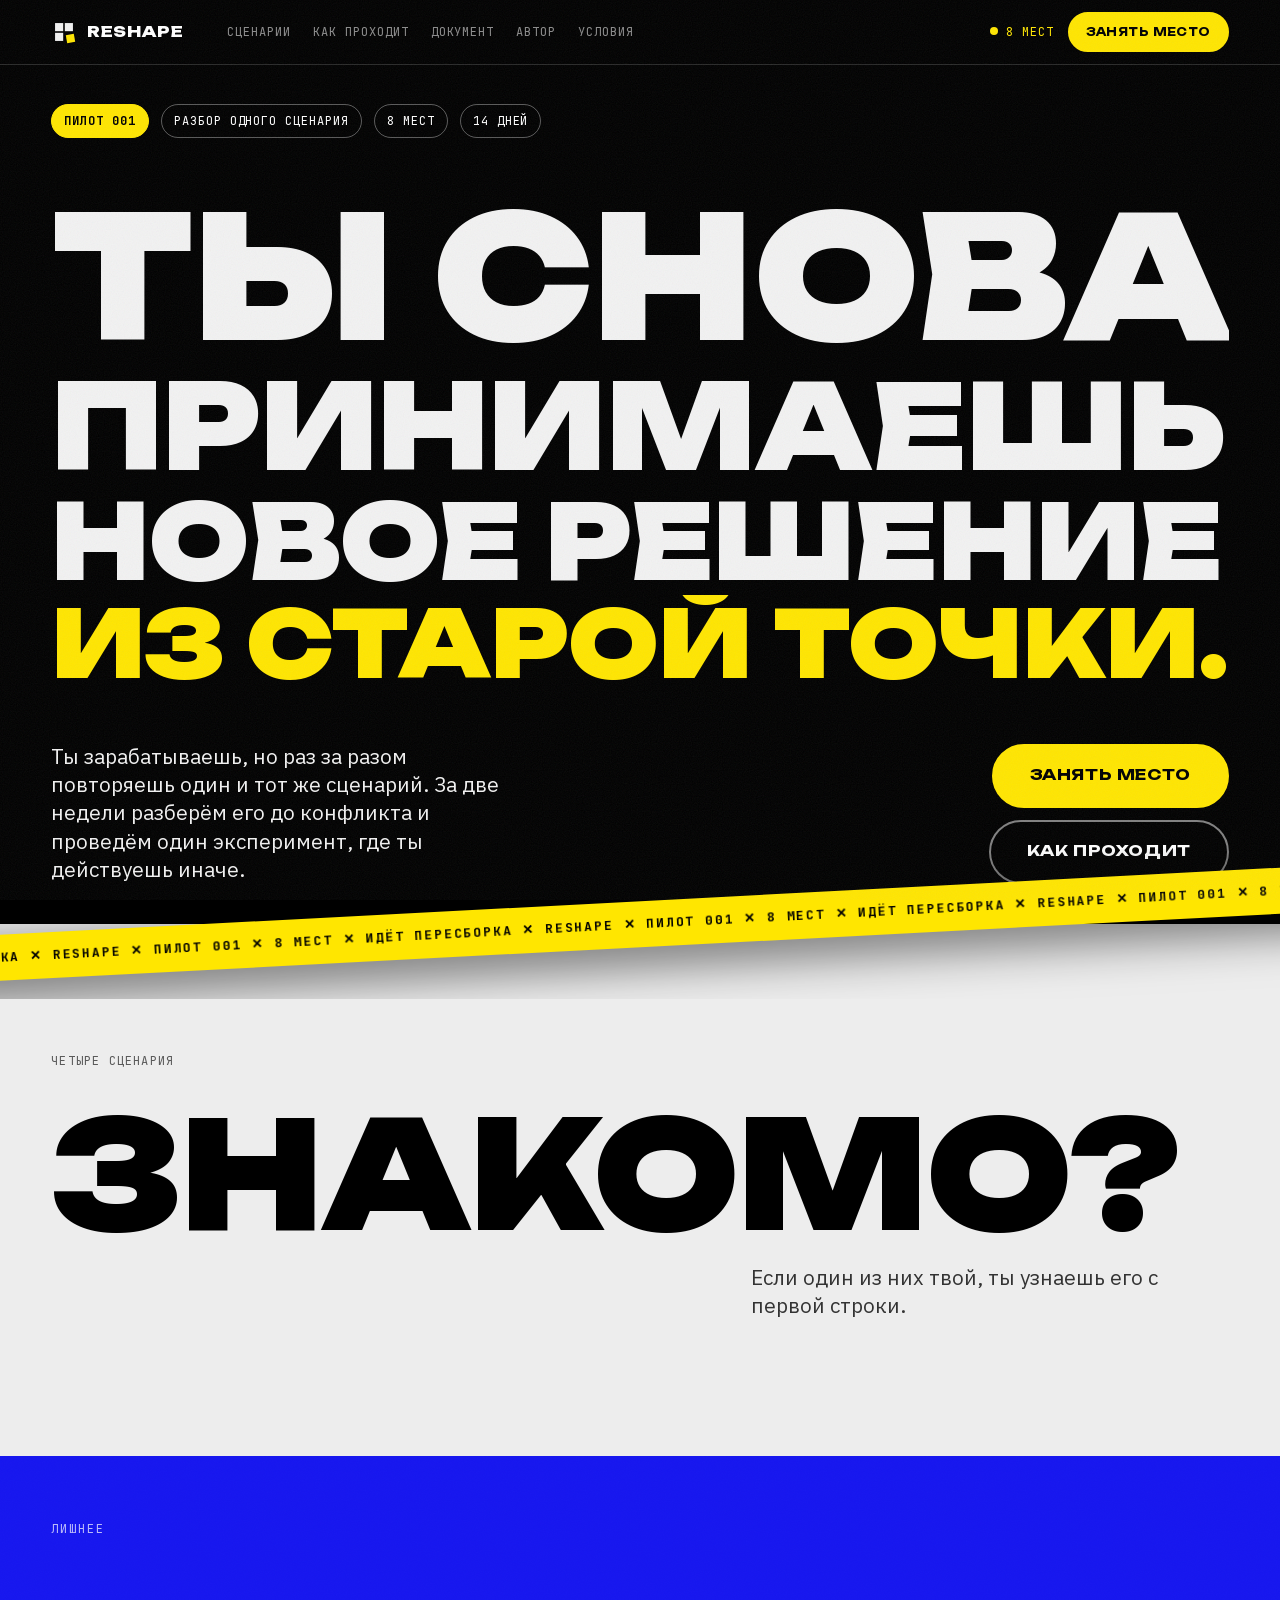
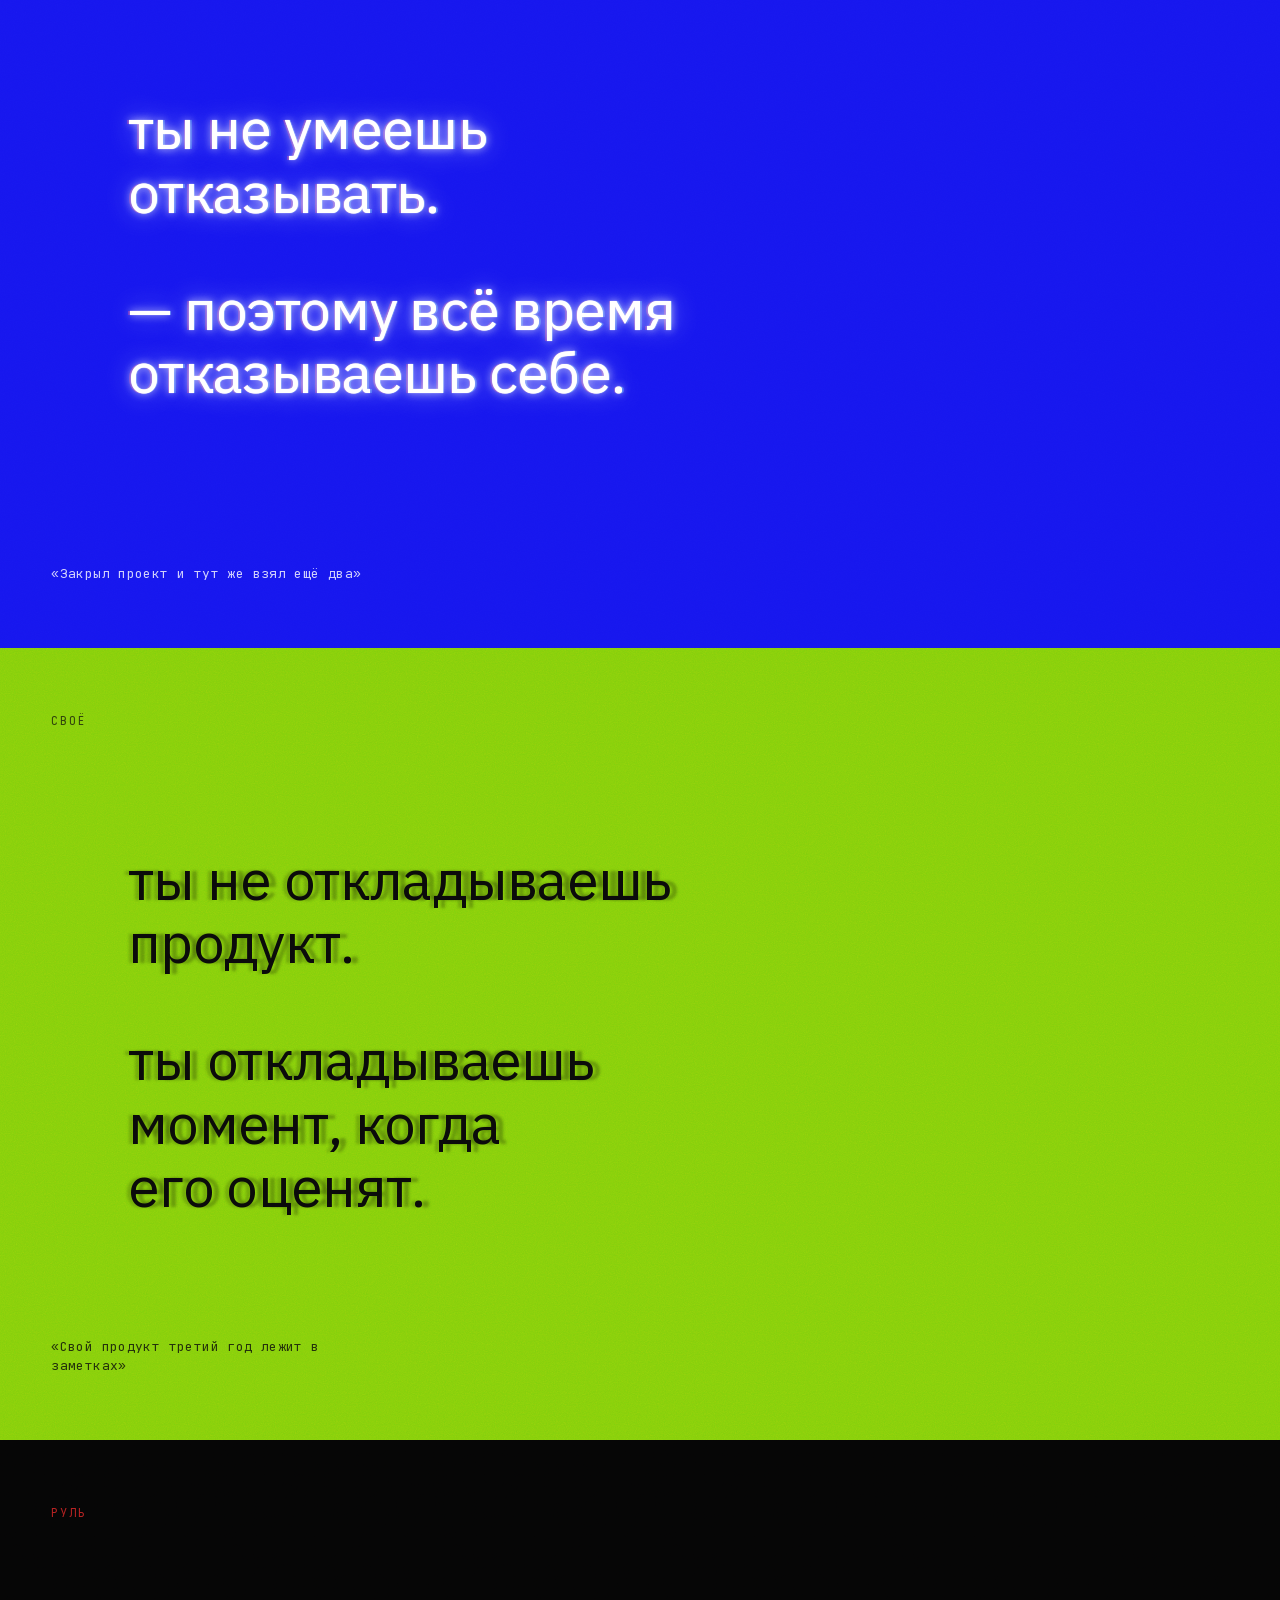
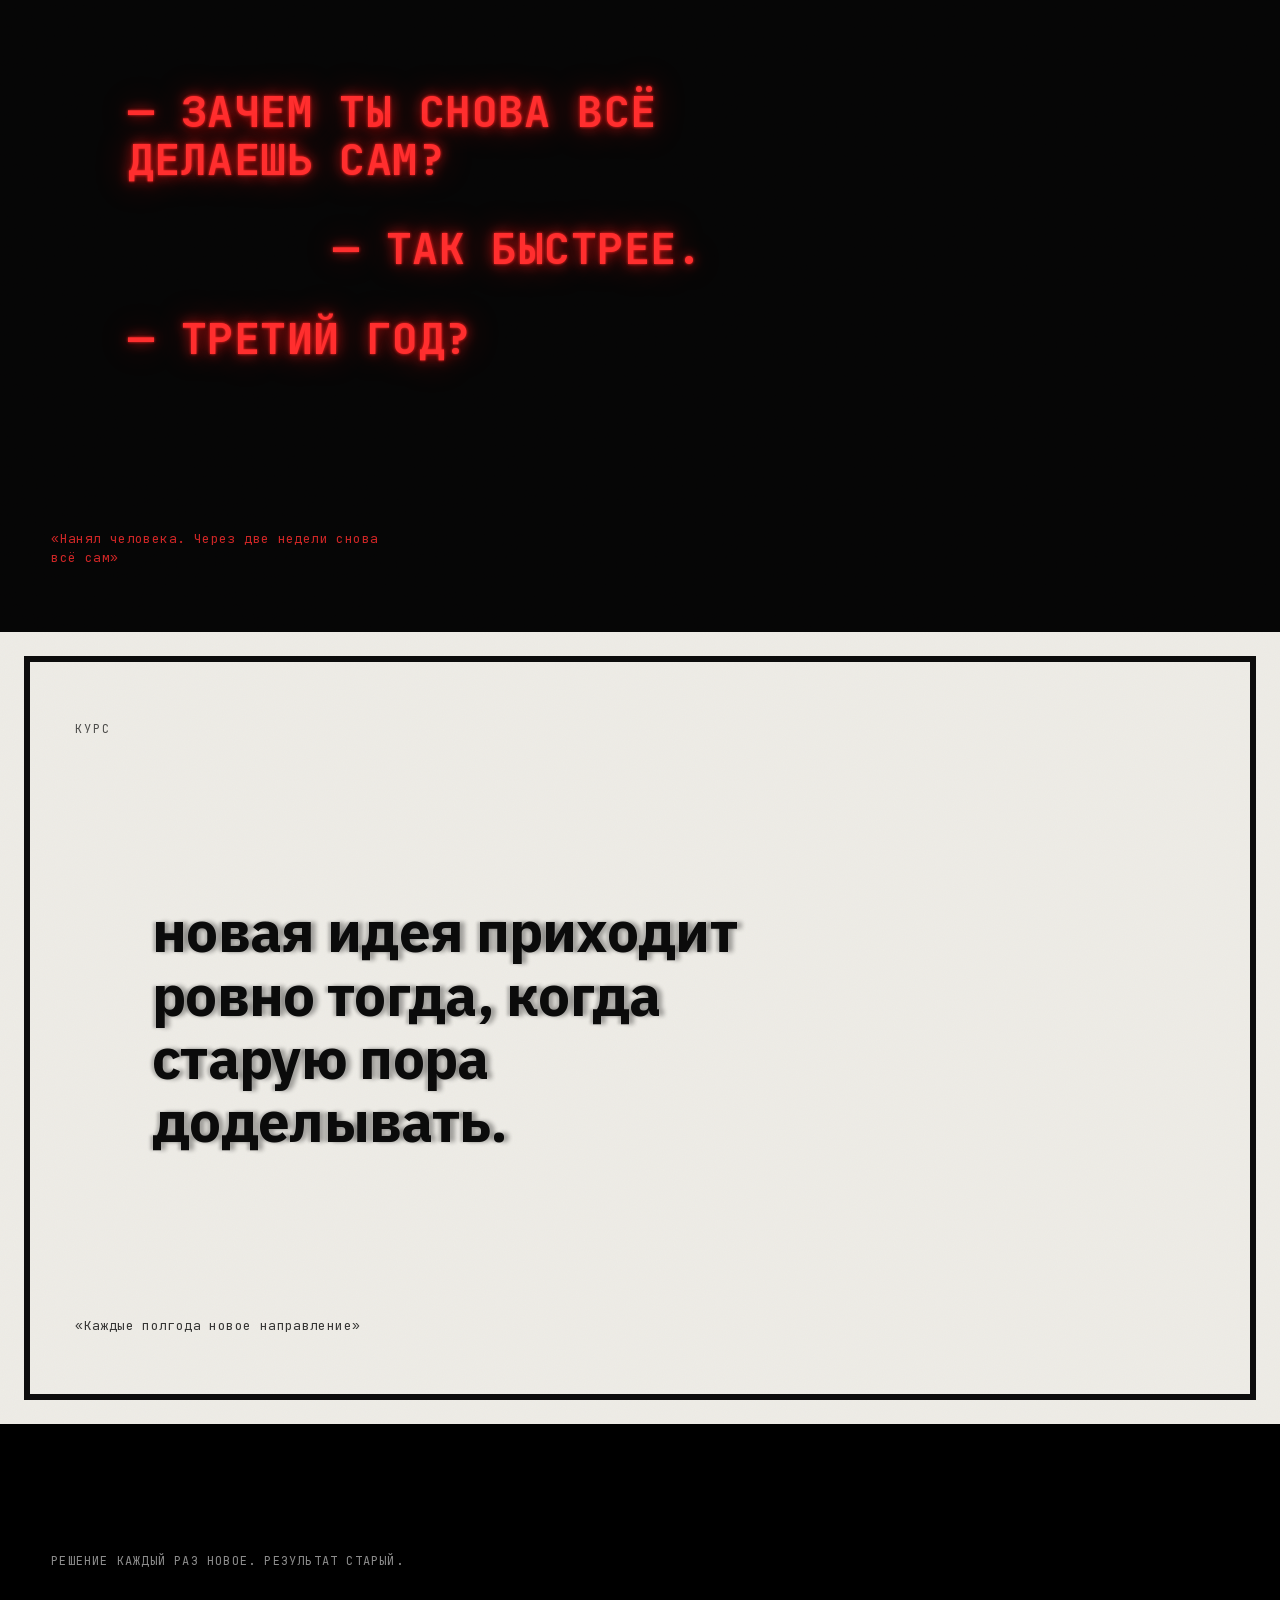
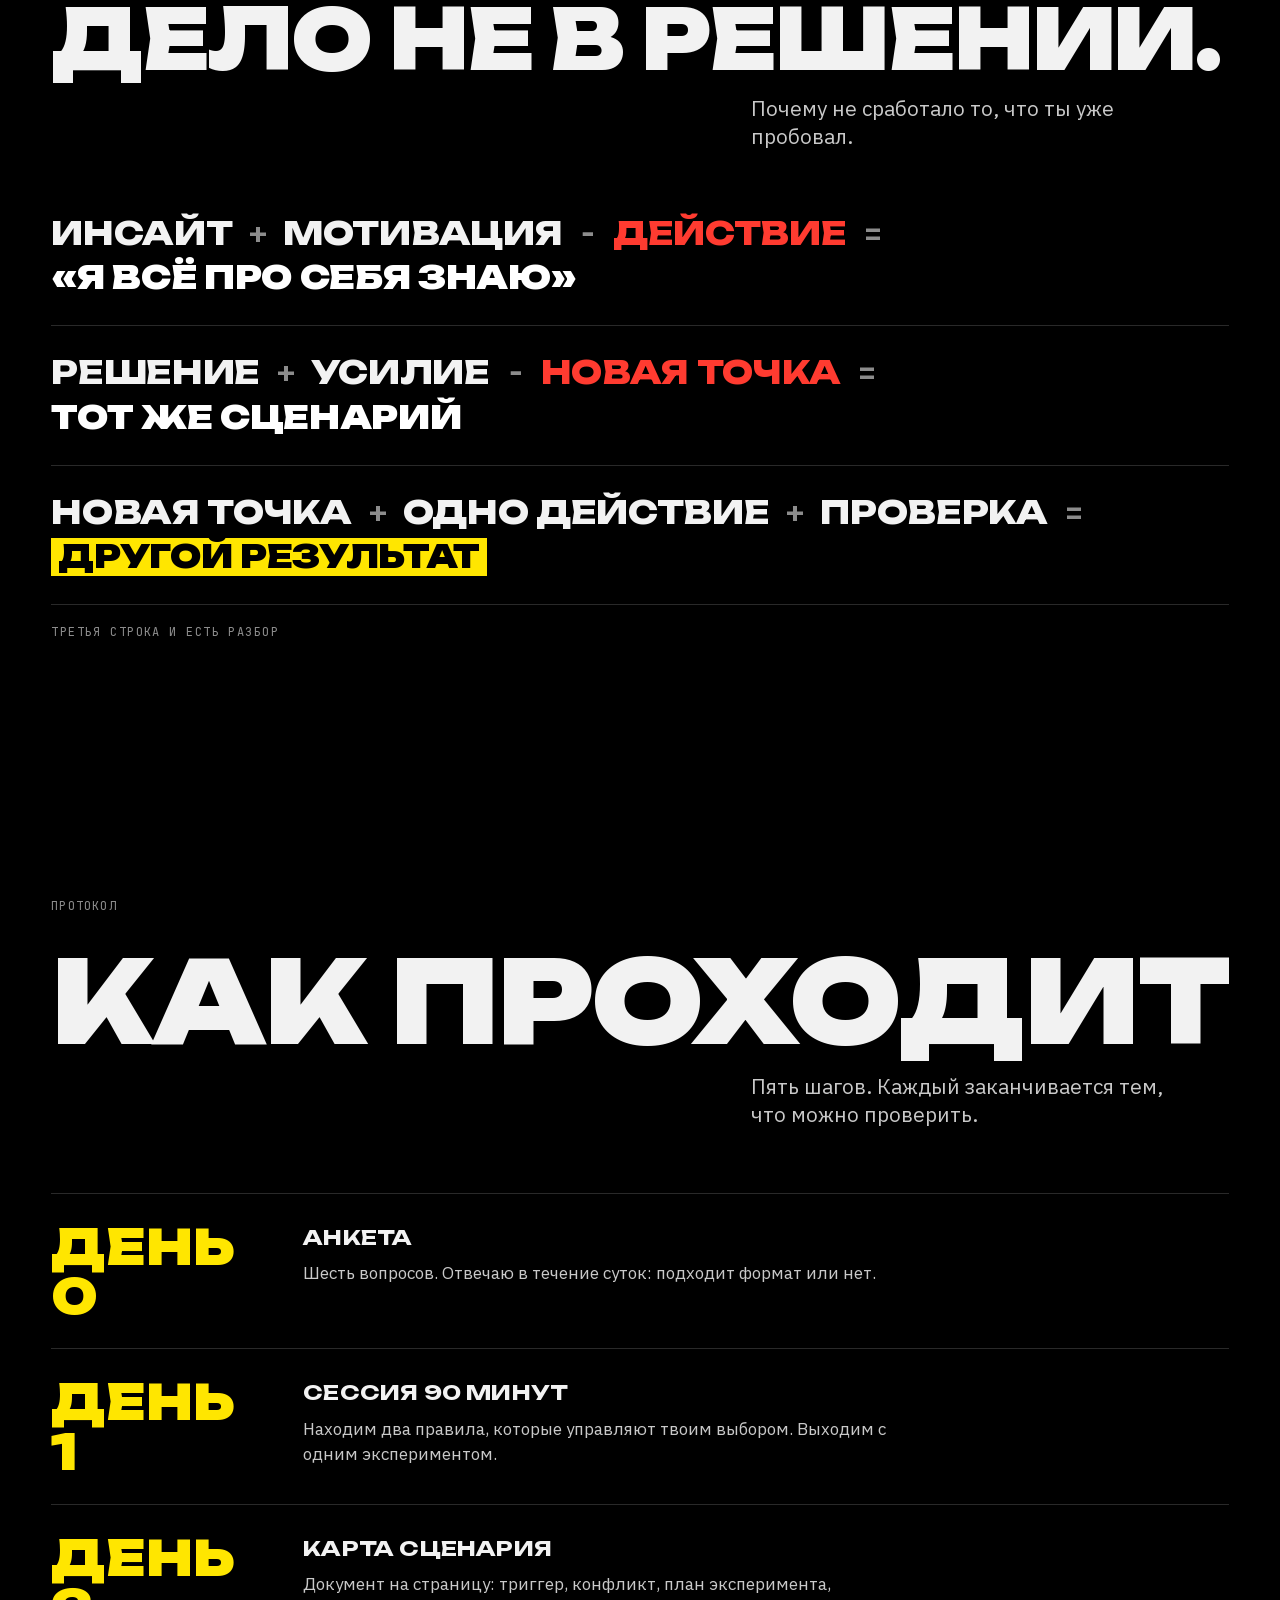
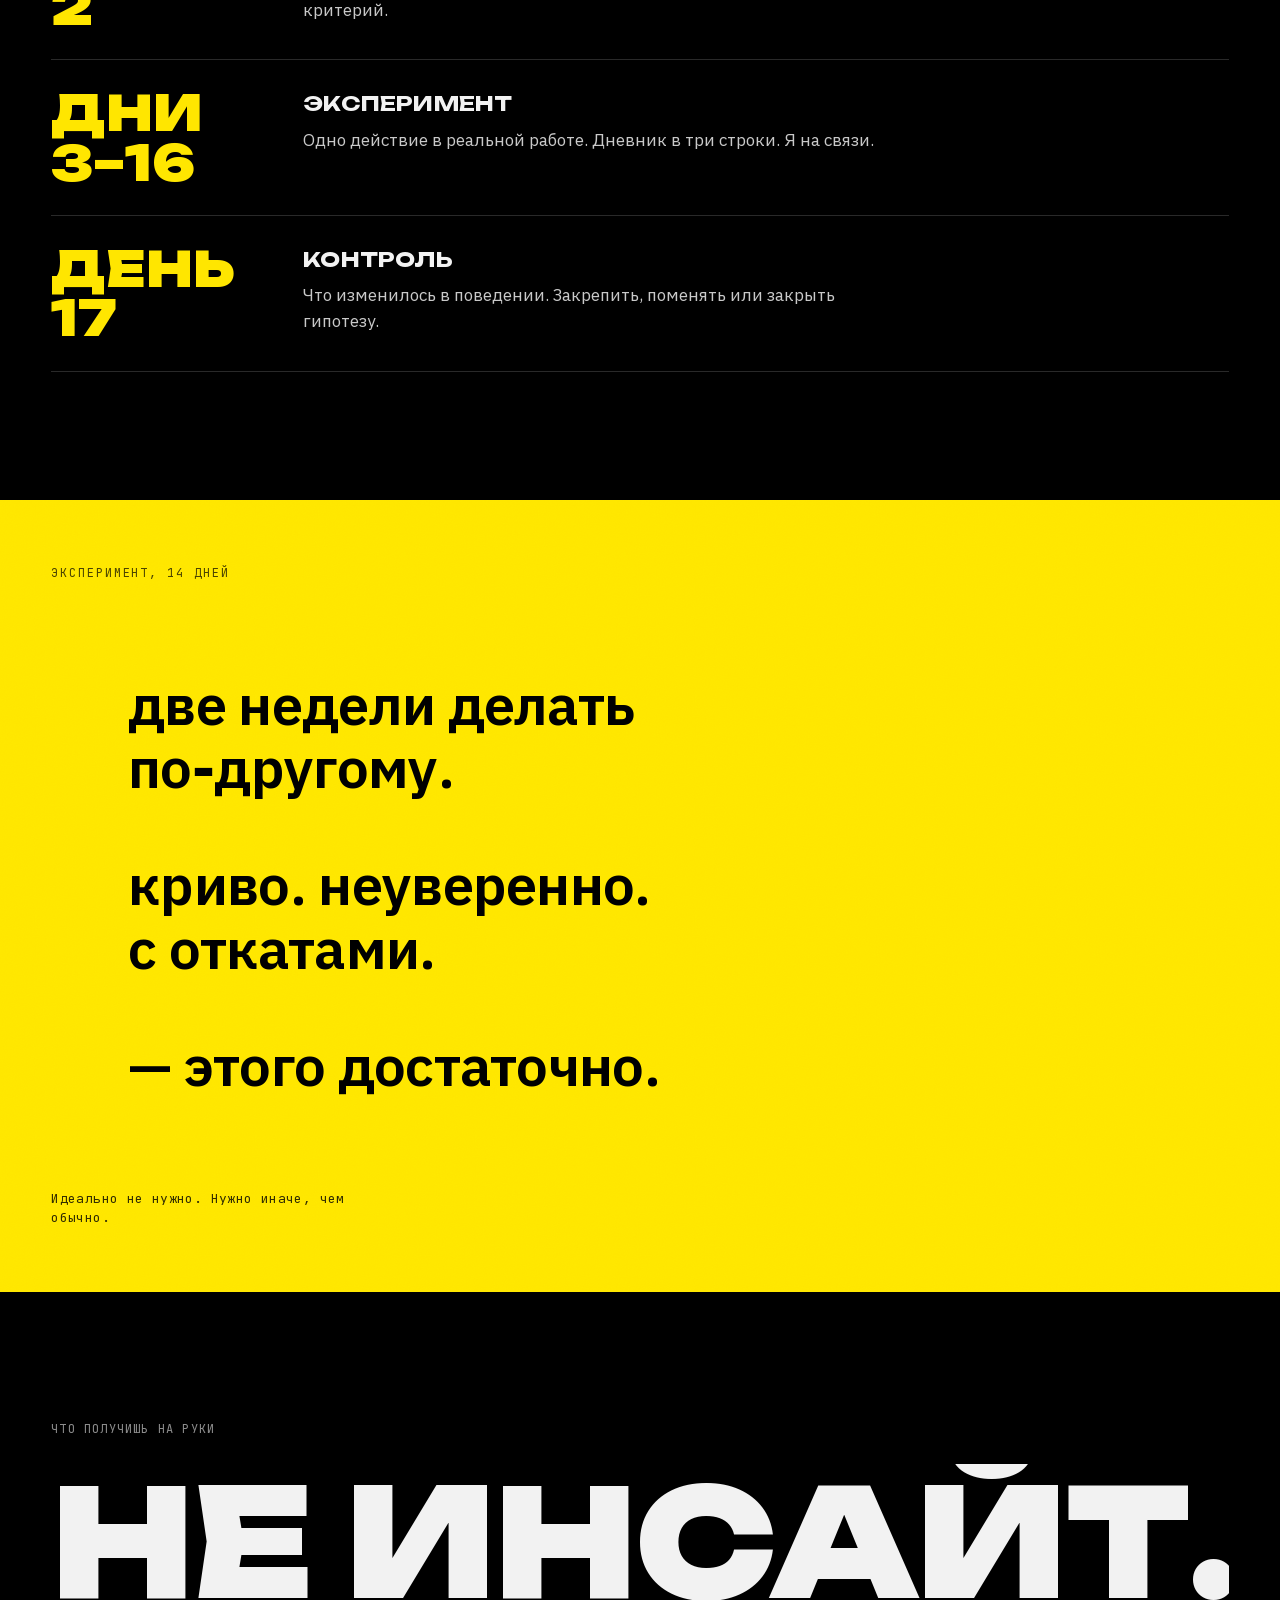
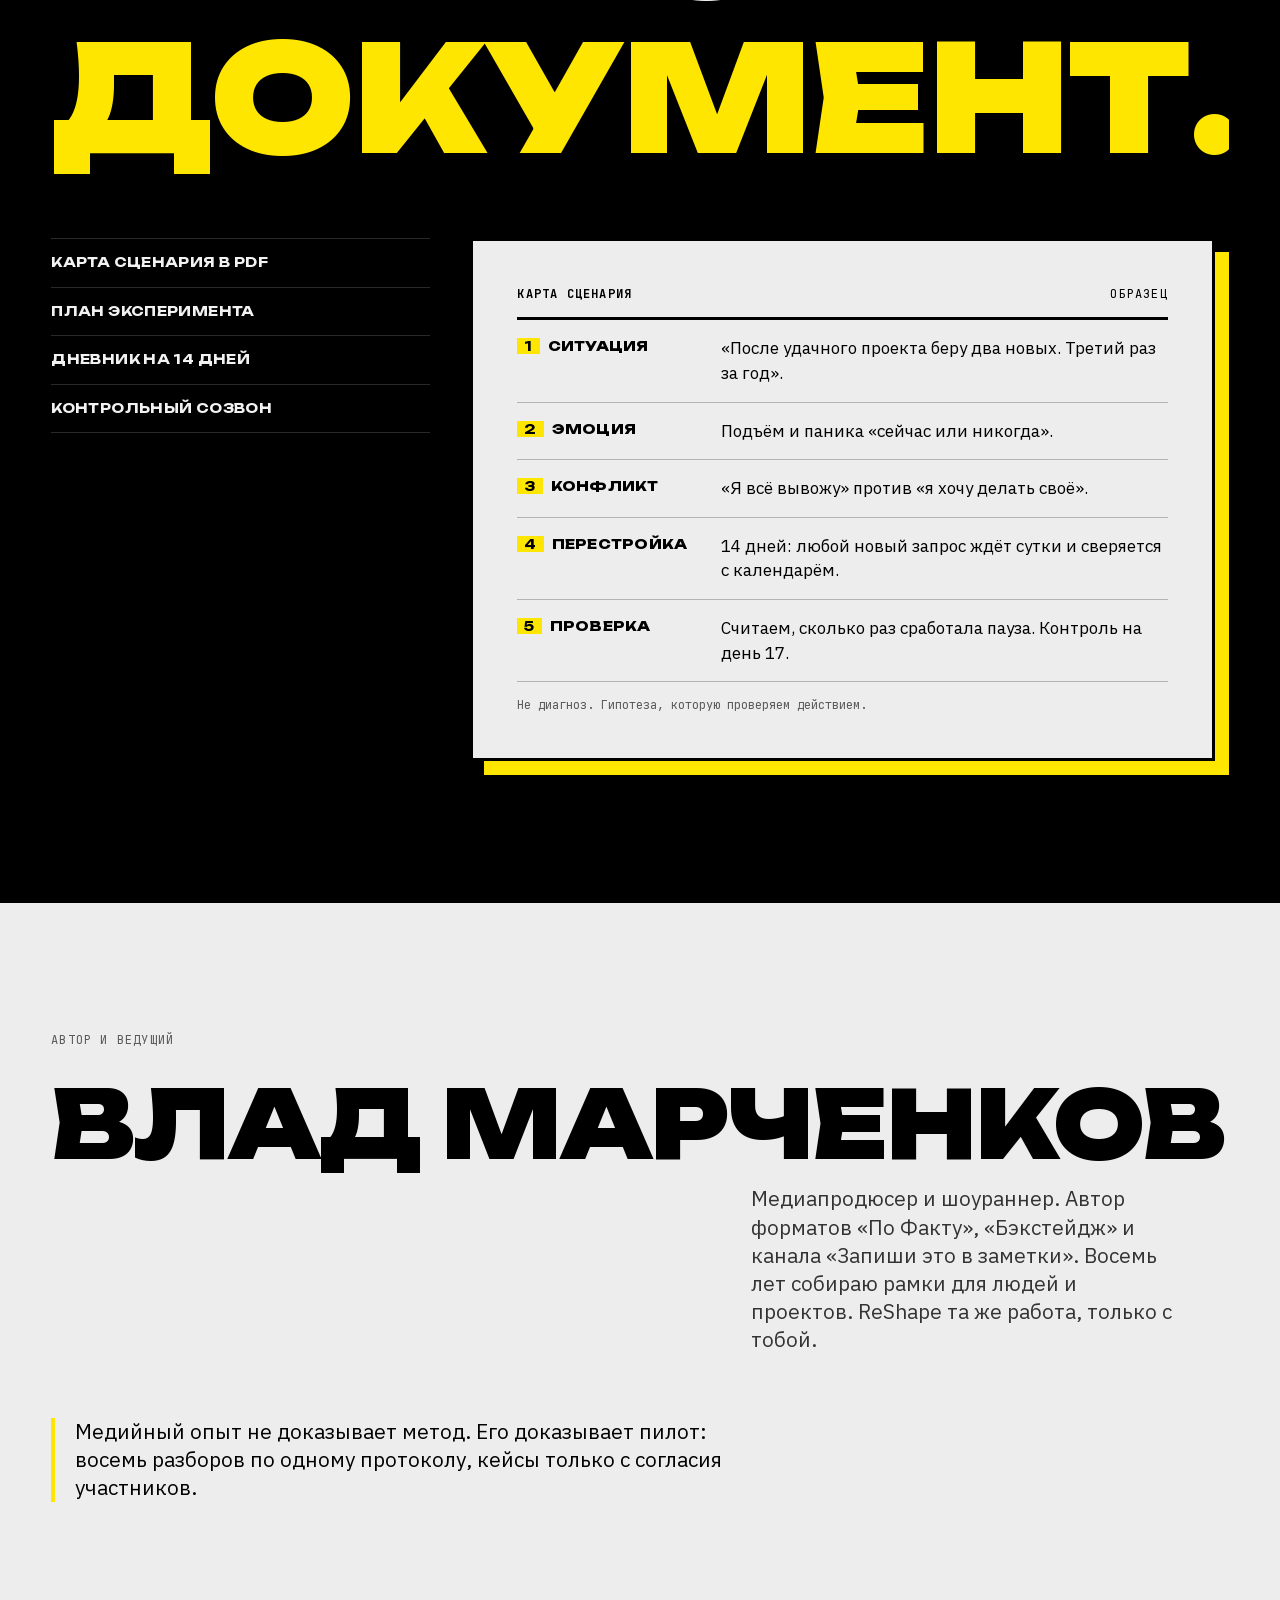
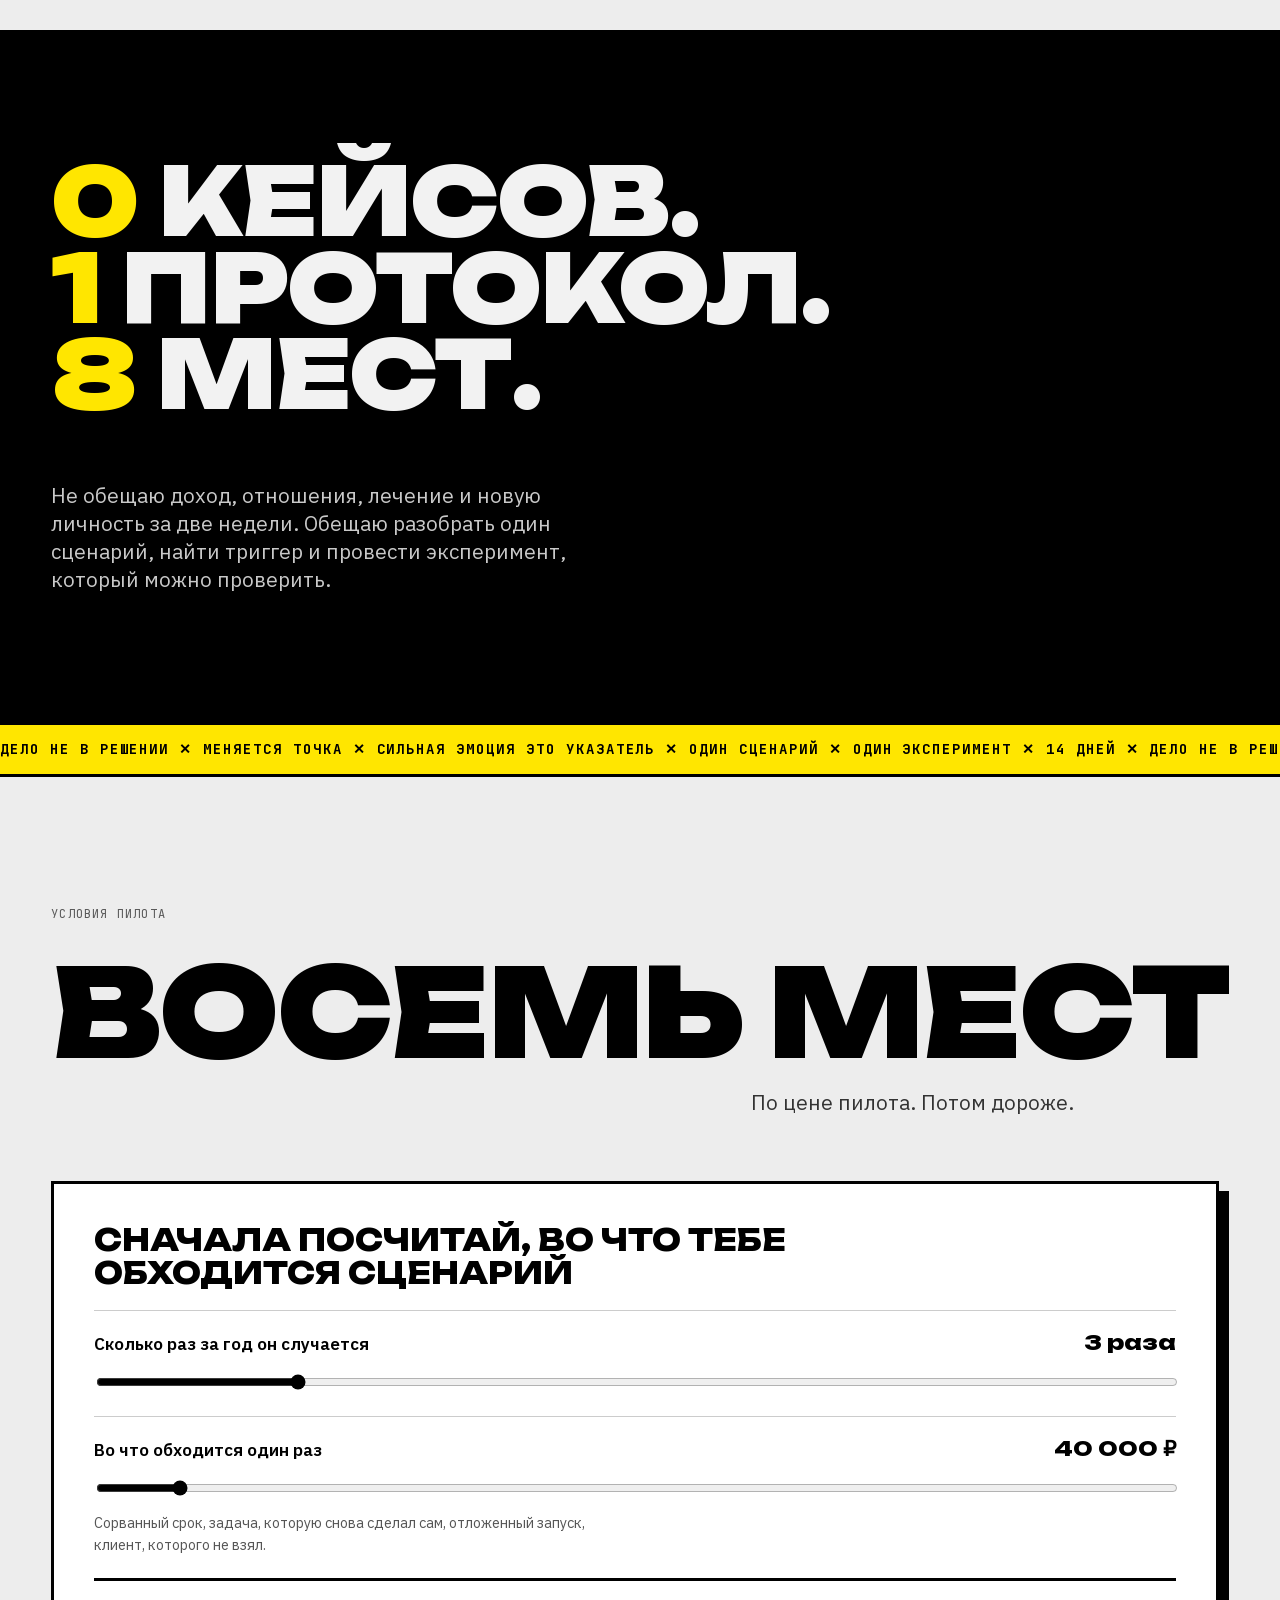
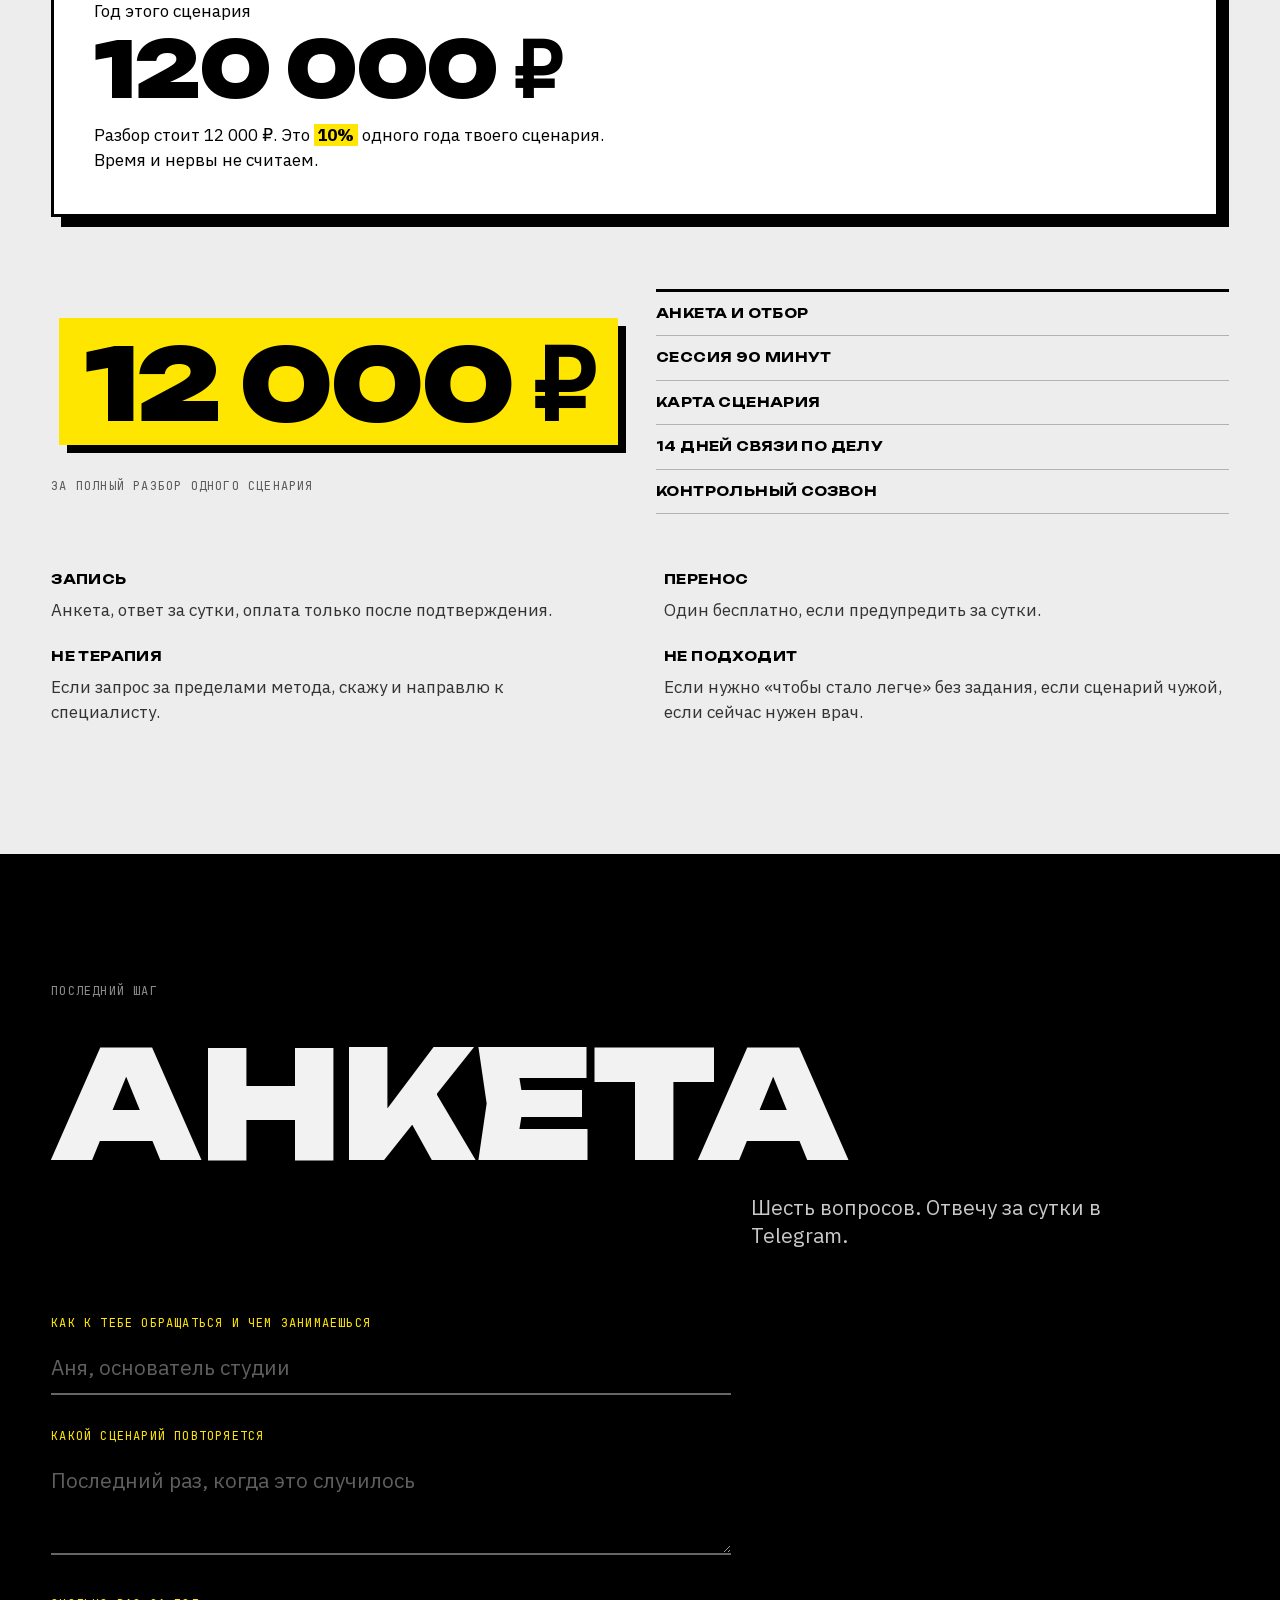
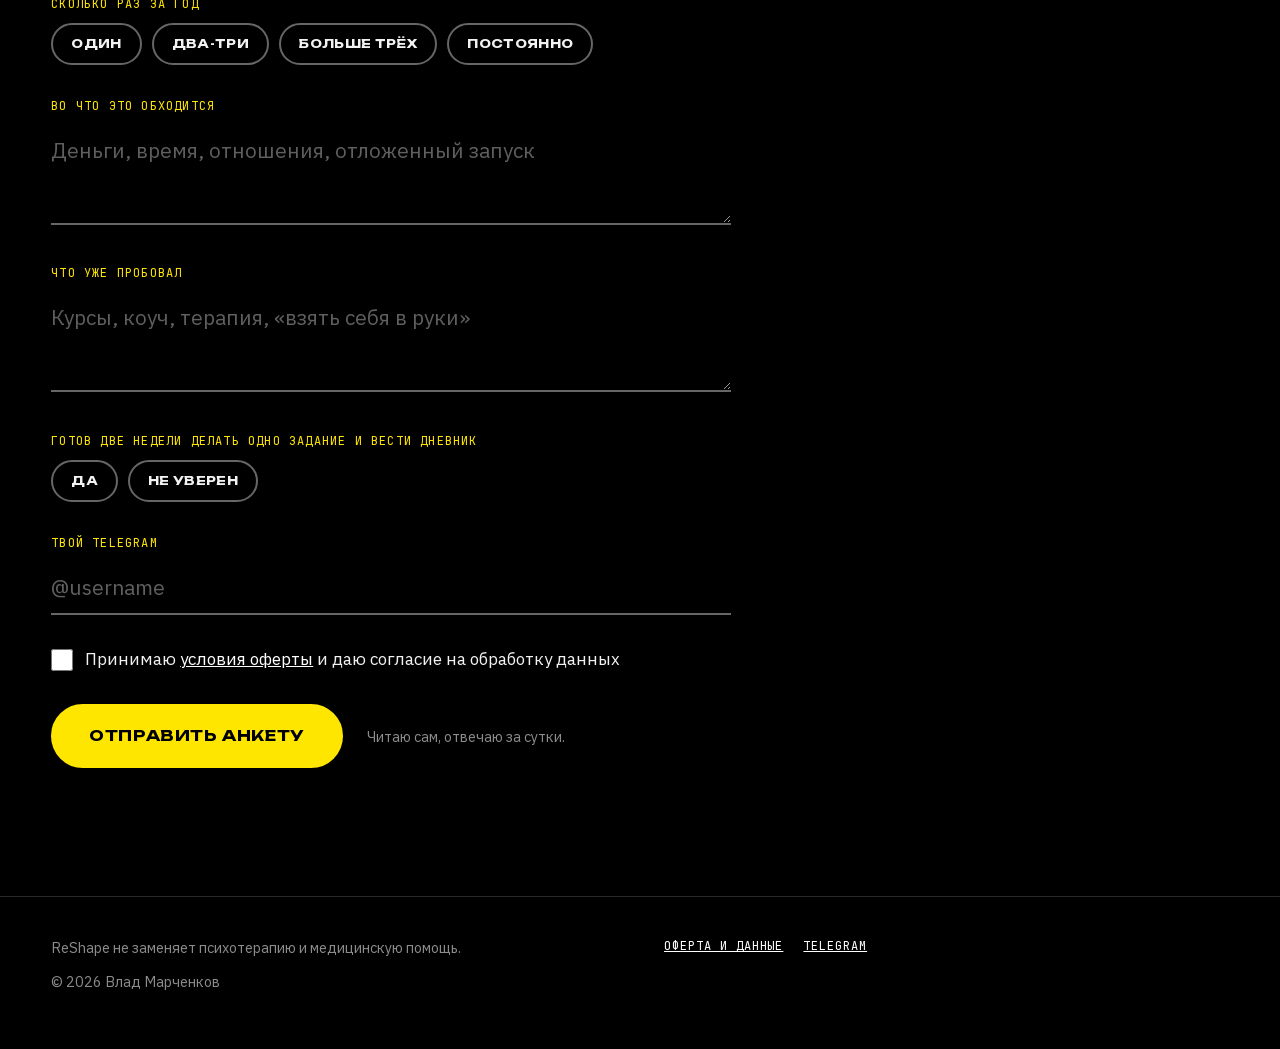
<file: index.html>
<!DOCTYPE html>
<html lang="ru">
<head>
<meta charset="utf-8">
<meta name="viewport" content="width=device-width, initial-scale=1">
<script>if(location.hostname==='shumniyvlad-cell.github.io'){location.replace('https://reshapeme.ru'+location.pathname.replace(/^\/reshape/,'')+location.search+location.hash)}</script>

<title>ReShape — разбор одного повторяющегося сценария</title>
<meta name="description" content="Ты снова принимаешь новое решение из старой точки. Разбор одного повторяющегося сценария для предпринимателей и экспертов: сессия 90 минут, карта сценария, эксперимент на 7–14 дней, контроль. Пилот 001, восемь мест.">
<meta name="theme-color" content="#000000">
<meta property="og:type" content="website">
<meta property="og:title" content="ReShape — разбор одного повторяющегося сценария">
<meta property="og:description" content="Ты снова принимаешь новое решение из старой точки. Один сценарий, один эксперимент, две недели. Пилот 001, восемь мест.">
<meta property="og:image" content="https://reshapeme.ru/assets/img/og.png">
<meta property="og:url" content="https://reshapeme.ru/">
<meta name="twitter:card" content="summary_large_image">
<link rel="canonical" href="https://reshapeme.ru/">
<link rel="icon" href="assets/img/mark.svg" type="image/svg+xml">
<link rel="preload" href="fonts/unbounded-200-900-cyrillic.woff2" as="font" type="font/woff2" crossorigin>
<link rel="preload" href="fonts/plex-400-cyrillic.woff2" as="font" type="font/woff2" crossorigin>
<link rel="preload" href="fonts/jbmono-700-cyrillic.woff2" as="font" type="font/woff2" crossorigin>
<link rel="stylesheet" href="fonts/fonts.css?v=4">
<link rel="stylesheet" href="css/styles.css?v=6">
<script>
(function(){try{var p=new URLSearchParams(location.search);if(p.has('motion'))localStorage.setItem('reshape-motion',p.get('motion'));var f=localStorage.getItem('reshape-motion');var r=f==='1'?false:f==='0'?true:matchMedia('(prefers-reduced-motion: reduce)').matches;document.documentElement.className+=r?' no-motion':' motion';}catch(e){document.documentElement.className+=' motion'}})();
</script>
</head>
<body>

<a class="skip" href="#main">К содержанию</a>

<header class="hd">
  <div class="wrap hd__in">
    <a class="brand" href="#top" aria-label="ReShape, на начало страницы">
      <img src="assets/img/mark.svg" alt="" width="26" height="26">
      <span>ReShape</span>
    </a>
    <nav class="hd__nav" aria-label="Разделы">
      <a href="#situations">Сценарии</a>
      <a href="#how">Как проходит</a>
      <a href="#map">Документ</a>
      <a href="#author">Автор</a>
      <a href="#terms">Условия</a>
    </nav>
    <div class="hd__right">
      <span class="seats">8 мест</span>
      <a class="btn btn--sm" href="#apply">Занять место</a>
    </div>
  </div>
</header>

<main id="main">

<section class="hero" id="top">
  <div class="wrap">
    <div class="hero__meta">
      <span class="tag tag--y">Пилот 001</span>
      <span class="tag">Разбор одного сценария</span>
      <span class="tag">8 мест</span>
      <span class="tag">14 дней</span>
    </div>
    <h1 class="slamwall" id="slam" data-fit="260" data-lines-desktop="ТЫ СНОВА|ПРИНИМАЕШЬ|НОВОЕ РЕШЕНИЕ|ИЗ СТАРОЙ ТОЧКИ." data-lines-mobile="ТЫ СНОВА|ПРИНИМАЕШЬ|НОВОЕ|РЕШЕНИЕ|ИЗ СТАРОЙ|ТОЧКИ." data-yellow-from="ИЗ СТАРОЙ">
      <span class="ln"><span class="w">Ты снова</span></span>
      <span class="ln"><span class="w">принимаешь</span></span>
      <span class="ln"><span class="w">новое решение</span></span>
      <span class="ln ln--y"><span class="w">из старой точки.</span></span>
    </h1>
    <div class="hero__row">
      <p class="hero__lead">Ты зарабатываешь, но раз за разом повторяешь один и тот же сценарий. За две недели разберём его до конфликта и проведём один эксперимент, где ты действуешь иначе.</p>
      <div class="hero__cta">
        <a class="btn btn--lg" href="#apply">Занять место</a>
        <a class="btn btn--lg btn--ghost" href="#how">Как проходит</a>
      </div>
    </div>
  </div>
</section>

<div class="tape" aria-hidden="true">
  <div class="tape__band"><div class="track" data-repeat="8"><span>Идёт пересборка ✕ ReShape ✕ Пилот 001 ✕ 8 мест ✕ </span></div></div>
</div>

<section class="sec sec--light sec--intro" id="situations">
  <div class="wrap">
    <div class="sec__head">
      <p class="kicker">Четыре сценария</p>
      <h2 class="slam rv" data-fit="150"><span class="ln"><span class="w">Знакомо?</span></span></h2>
      <p class="sub">Если один из них твой, ты узнаешь его с первой строки.</p>
    </div>
  </div>
</section>

<section class="poster poster--blue" aria-label="Сценарий «Лишнее»">
  <div class="poster__in">
    <p class="poster__tag">Лишнее</p>
    <div class="poster__line focus">
      <p>ты не умеешь отказывать.</p>
      <p>— поэтому всё время отказываешь себе.</p>
    </div>
    <p class="poster__cap">«Закрыл проект и тут же взял ещё два»</p>
  </div>
</section>

<section class="poster poster--green" aria-label="Сценарий «Своё»">
  <div class="poster__in">
    <p class="poster__tag">Своё</p>
    <div class="poster__line focus">
      <p>ты не откладываешь продукт.</p>
      <p>ты откладываешь момент, когда его оценят.</p>
    </div>
    <p class="poster__cap">«Свой продукт третий год лежит в заметках»</p>
  </div>
</section>

<section class="poster poster--red" aria-label="Сценарий «Руль»">
  <div class="poster__in">
    <p class="poster__tag">Руль</p>
    <div class="poster__line poster__dialog focus">
      <p>— Зачем ты снова всё делаешь сам?</p>
      <p class="r">— Так быстрее.</p>
      <p>— Третий год?</p>
    </div>
    <p class="poster__cap">«Нанял человека. Через две недели снова всё сам»</p>
  </div>
</section>

<section class="poster poster--paper" aria-label="Сценарий «Курс»">
  <div class="poster__in">
    <p class="poster__tag">Курс</p>
    <div class="poster__line focus">
      <p>новая идея приходит ровно тогда, когда старую пора доделывать.</p>
    </div>
    <p class="poster__cap">«Каждые полгода новое направление»</p>
  </div>
</section>

<section class="sec" id="why">
  <div class="wrap">
    <div class="sec__head">
      <p class="kicker">Решение каждый раз новое. Результат старый.</p>
      <h2 class="slam rv" data-fit="150" data-lines-desktop="ДЕЛО НЕ В РЕШЕНИИ." data-lines-mobile="ДЕЛО НЕ|В РЕШЕНИИ."><span class="ln"><span class="w">Дело не в решении.</span></span></h2>
      <p class="sub">Почему не сработало то, что ты уже пробовал.</p>
    </div>
    <ul class="formulas">
      <li class="formula rv"><span>Инсайт</span><i>+</i><span>мотивация</span><i>−</i><span class="minus">действие</span><i>=</i><b>«я всё про себя знаю»</b></li>
      <li class="formula rv"><span>Решение</span><i>+</i><span>усилие</span><i>−</i><span class="minus">новая точка</span><i>=</i><b>тот же сценарий</b></li>
      <li class="formula formula--yes rv"><span>Новая точка</span><i>+</i><span>одно действие</span><i>+</i><span>проверка</span><i>=</i><b>другой результат</b></li>
    </ul>
    <p class="formulas__note">Третья строка и есть разбор</p>
  </div>
</section>

<section class="sec" id="how">
  <div class="wrap">
    <div class="sec__head">
      <p class="kicker">Протокол</p>
      <h2 class="slam rv" data-fit="150" data-lines-desktop="КАК ПРОХОДИТ" data-lines-mobile="КАК|ПРОХОДИТ"><span class="ln"><span class="w">Как проходит</span></span></h2>
      <p class="sub">Пять шагов. Каждый заканчивается тем, что можно проверить.</p>
    </div>
    <ol class="steps">
      <li class="step">
        <div class="step__day">День 0</div>
        <div>
          <h3>Анкета</h3>
          <p>Шесть вопросов. Отвечаю в течение суток: подходит формат или нет.</p>
        </div>
      </li>
      <li class="step">
        <div class="step__day">День 1</div>
        <div>
          <h3>Сессия 90 минут</h3>
          <p>Находим два правила, которые управляют твоим выбором. Выходим с одним экспериментом.</p>
        </div>
      </li>
      <li class="step">
        <div class="step__day">День 2</div>
        <div>
          <h3>Карта сценария</h3>
          <p>Документ на страницу: триггер, конфликт, план эксперимента, критерий.</p>
        </div>
      </li>
      <li class="step">
        <div class="step__day">Дни 3–16</div>
        <div>
          <h3>Эксперимент</h3>
          <p>Одно действие в реальной работе. Дневник в три строки. Я на связи.</p>
        </div>
      </li>
      <li class="step">
        <div class="step__day">День 17</div>
        <div>
          <h3>Контроль</h3>
          <p>Что изменилось в поведении. Закрепить, поменять или закрыть гипотезу.</p>
        </div>
      </li>
    </ol>
  </div>
</section>

<section class="poster poster--yellow" aria-label="Разрешение">
  <div class="poster__in">
    <p class="poster__tag">Эксперимент, 14 дней</p>
    <div class="poster__line focus">
      <p>две недели делать по‑другому.</p>
      <p>криво. неуверенно. с откатами.</p>
      <p>— этого достаточно.</p>
    </div>
    <p class="poster__cap">Идеально не нужно. Нужно иначе, чем обычно.</p>
  </div>
</section>

<section class="sec" id="map">
  <div class="wrap">
    <div class="sec__head">
      <p class="kicker">Что получишь на руки</p>
      <h2 class="slam rv" data-fit="150"><span class="ln"><span class="w">Не инсайт.</span></span><span class="ln ln--y"><span class="w">Документ.</span></span></h2>
    </div>
    <div class="map-grid">
      <ul class="give">
        <li>Карта сценария в PDF</li>
        <li>План эксперимента</li>
        <li>Дневник на 14 дней</li>
        <li>Контрольный созвон</li>
      </ul>
      <figure class="pass rv" aria-label="Пример карты сценария">
        <div class="pass__head">
          <b>Карта сценария</b>
          <span>Образец</span>
        </div>
        <div class="pass__row">
          <div class="pass__k"><b>1</b>Ситуация</div>
          <p class="pass__v">«После удачного проекта беру два новых. Третий раз за год».</p>
        </div>
        <div class="pass__row">
          <div class="pass__k"><b>2</b>Эмоция</div>
          <p class="pass__v">Подъём и паника «сейчас или никогда».</p>
        </div>
        <div class="pass__row">
          <div class="pass__k"><b>3</b>Конфликт</div>
          <p class="pass__v">«Я всё вывожу» против «я хочу делать своё».</p>
        </div>
        <div class="pass__row">
          <div class="pass__k"><b>4</b>Перестройка</div>
          <p class="pass__v">14 дней: любой новый запрос ждёт сутки и сверяется с календарём.</p>
        </div>
        <div class="pass__row">
          <div class="pass__k"><b>5</b>Проверка</div>
          <p class="pass__v">Считаем, сколько раз сработала пауза. Контроль на день 17.</p>
        </div>
        <figcaption class="pass__foot">Не диагноз. Гипотеза, которую проверяем действием.</figcaption>
      </figure>
    </div>
  </div>
</section>

<section class="sec sec--light" id="author">
  <div class="wrap">
    <div class="sec__head">
      <p class="kicker">Автор и ведущий</p>
      <h2 class="slam rv" data-fit="150" data-lines-desktop="ВЛАД МАРЧЕНКОВ" data-lines-mobile="ВЛАД|МАРЧЕНКОВ"><span class="ln"><span class="w">Влад Марченков</span></span></h2>
      <p class="sub">Медиапродюсер и шоураннер. Автор форматов «По Факту», «Бэкстейдж» и канала «Запиши это в заметки». Восемь лет собираю рамки для людей и проектов. ReShape та же работа, только с тобой.</p>
    </div>
    <div class="hon">
      <p>Медийный опыт не доказывает метод. Его доказывает пилот: восемь разборов по одному протоколу, кейсы только с согласия участников.</p>
    </div>
  </div>
</section>

<section class="sec" id="proof">
  <div class="wrap">
    <h2 class="zero rv"><b>0</b> кейсов.<br><b>1</b> протокол.<br><b>8</b> мест.</h2>
    <p class="sub">Не обещаю доход, отношения, лечение и новую личность за две недели. Обещаю разобрать один сценарий, найти триггер и провести эксперимент, который можно проверить.</p>
  </div>
</section>

<div class="ticker" aria-hidden="true"><div class="track" data-repeat="6"><span>Дело не в решении ✕ Меняется точка ✕ Сильная эмоция это указатель ✕ Один сценарий ✕ Один эксперимент ✕ 14 дней ✕ </span></div></div>

<section class="sec sec--light" id="terms">
  <div class="wrap">
    <div class="sec__head">
      <p class="kicker">Условия пилота</p>
      <h2 class="slam rv" data-fit="150" data-lines-desktop="ВОСЕМЬ МЕСТ" data-lines-mobile="ВОСЕМЬ|МЕСТ"><span class="ln"><span class="w">Восемь мест</span></span></h2>
      <p class="sub">По цене пилота. Потом дороже.</p>
    </div>
    <div class="calc" id="calc">
      <h3 class="calc__title">Сначала посчитай, во что тебе обходится сценарий</h3>
      <div class="calc__row">
        <label for="cTimes">Сколько раз за год он случается</label>
        <output id="cTimesOut" for="cTimes">3 раза</output>
        <input type="range" id="cTimes" min="1" max="12" step="1" value="3">
      </div>
      <div class="calc__row">
        <label for="cCost">Во что обходится один раз</label>
        <output id="cCostOut" for="cCost">40 000 ₽</output>
        <input type="range" id="cCost" min="5000" max="500000" step="5000" value="40000">
        <p class="calc__hint">Сорванный срок, задача, которую снова сделал сам, отложенный запуск, клиент, которого не взял.</p>
      </div>
      <div class="calc__res" aria-live="polite">
        <p>Год этого сценария</p>
        <strong id="cYear">120 000 ₽</strong>
        <p id="cNote">Разбор стоит 12 000 ₽. Это 10% одного года твоего сценария. Время и нервы не считаем.</p>
      </div>
    </div>
    <div class="price">
      <div>
        <div class="sticker rv" id="priceNum">12 000 ₽</div>
        <p class="price__note">За полный разбор одного сценария</p>
      </div>
      <ul class="inc">
        <li>Анкета и отбор</li>
        <li>Сессия 90 минут</li>
        <li>Карта сценария</li>
        <li>14 дней связи по делу</li>
        <li>Контрольный созвон</li>
      </ul>
    </div>
    <dl class="terms">
      <div>
        <dt>Запись</dt>
        <dd>Анкета, ответ за сутки, оплата только после подтверждения.</dd>
      </div>
      <div>
        <dt>Перенос</dt>
        <dd>Один бесплатно, если предупредить за сутки.</dd>
      </div>
      <div>
        <dt>Не терапия</dt>
        <dd>Если запрос за пределами метода, скажу и направлю к специалисту.</dd>
      </div>
      <div>
        <dt>Не подходит</dt>
        <dd>Если нужно «чтобы стало легче» без задания, если сценарий чужой, если сейчас нужен врач.</dd>
      </div>
    </dl>
  </div>
</section>

<section class="sec" id="apply">
  <div class="wrap">
    <div class="sec__head">
      <p class="kicker">Последний шаг</p>
      <h2 class="slam rv" data-fit="150"><span class="ln"><span class="w">Анкета</span></span></h2>
      <p class="sub">Шесть вопросов. Отвечу за сутки в Telegram.</p>
    </div>
    <div class="form" id="applyBlock">
      <form id="applyForm" novalidate>
        <div class="f">
          <label class="f__l" for="fName">Как к тебе обращаться и чем занимаешься</label>
          <input type="text" id="fName" name="name" autocomplete="name" required placeholder="Аня, основатель студии">
        </div>
        <div class="f">
          <label class="f__l" for="fScenario">Какой сценарий повторяется</label>
          <textarea id="fScenario" name="scenario" required placeholder="Последний раз, когда это случилось"></textarea>
        </div>
        <div class="f">
          <span class="f__l" id="lTimes">Сколько раз за год</span>
          <div class="chips" role="radiogroup" aria-labelledby="lTimes">
            <label class="chip"><input type="radio" name="times" value="1 раз" required><span>Один</span></label>
            <label class="chip"><input type="radio" name="times" value="2–3 раза"><span>Два-три</span></label>
            <label class="chip"><input type="radio" name="times" value="больше 3"><span>Больше трёх</span></label>
            <label class="chip"><input type="radio" name="times" value="постоянно"><span>Постоянно</span></label>
          </div>
        </div>
        <div class="f">
          <label class="f__l" for="fCost">Во что это обходится</label>
          <textarea id="fCost" name="cost" required placeholder="Деньги, время, отношения, отложенный запуск"></textarea>
        </div>
        <div class="f">
          <label class="f__l" for="fTried">Что уже пробовал</label>
          <textarea id="fTried" name="tried" placeholder="Курсы, коуч, терапия, «взять себя в руки»"></textarea>
        </div>
        <div class="f">
          <span class="f__l" id="lReady">Готов две недели делать одно задание и вести дневник</span>
          <div class="chips" role="radiogroup" aria-labelledby="lReady">
            <label class="chip"><input type="radio" name="ready" value="да" required><span>Да</span></label>
            <label class="chip"><input type="radio" name="ready" value="не уверен"><span>Не уверен</span></label>
          </div>
        </div>
        <div class="f">
          <label class="f__l" for="fTg">Твой Telegram</label>
          <input type="text" id="fTg" name="telegram" required placeholder="@username" autocomplete="off">
        </div>
        <div class="f">
          <label class="check">
            <input type="checkbox" name="consent" value="да" required>
            <span>Принимаю <a href="oferta.html" target="_blank" rel="noopener">условия оферты</a> и даю согласие на обработку данных</span>
          </label>
        </div>
        <input type="text" name="website" class="hp" tabindex="-1" autocomplete="off" aria-hidden="true">
        <input type="hidden" name="utm_source"><input type="hidden" name="utm_medium"><input type="hidden" name="utm_campaign"><input type="hidden" name="utm_content"><input type="hidden" name="referrer"><input type="hidden" name="page">
        <div class="form__actions">
          <button class="btn btn--lg" type="submit" id="submitBtn">Отправить анкету</button>
          <p class="small">Читаю сам, отвечаю за сутки.</p>
        </div>
        <p class="form__err" id="formError" role="alert"></p>
      </form>
      <div class="form__done" id="formDone" aria-live="polite">
        <h3 id="doneTitle">Анкета отправлена</h3>
        <p id="doneText">Отвечу в течение суток в Telegram. Если через сутки тишина, напиши мне сам, значит, что-то сломалось.</p>
        <a class="btn" id="doneTg" href="#" target="_blank" rel="noopener">Открыть Telegram</a>
      </div>
    </div>
  </div>
</section>

</main>

<footer class="ft">
  <div class="wrap ft__in">
    <div class="ft__legal">
      <p>ReShape не заменяет психотерапию и медицинскую помощь.</p>
      <p>© <span id="year">2026</span> Влад Марченков</p>
    </div>
    <div class="ft__links" id="footerLinks">
      <a href="oferta.html">Оферта и данные</a>
      <a data-link="telegram" href="#" target="_blank" rel="noopener">Telegram</a>
      <a data-link="instagram" href="#" target="_blank" rel="noopener">Instagram</a>
      <a data-link="youtube" href="#" target="_blank" rel="noopener">YouTube</a>
    </div>
  </div>
</footer>

<script src="js/main.js?v=11"></script>
</body>
</html>
</file>
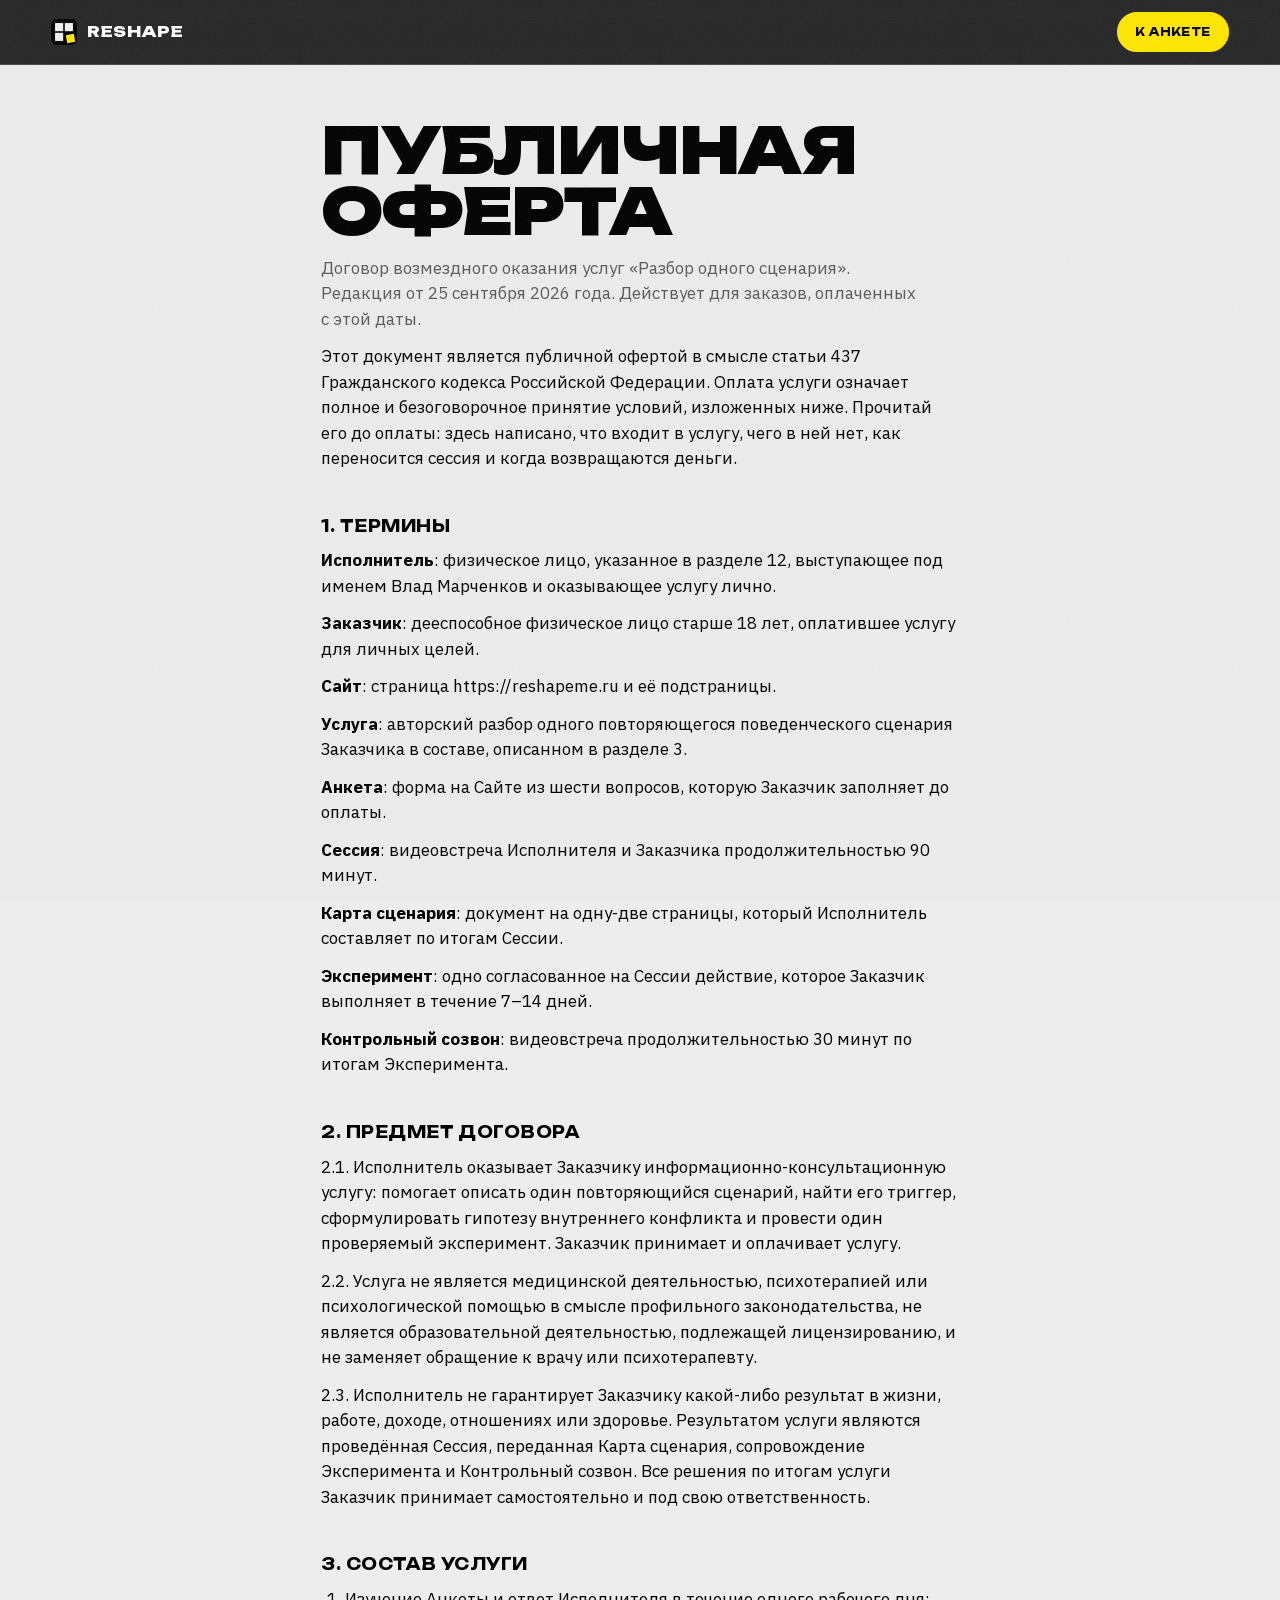
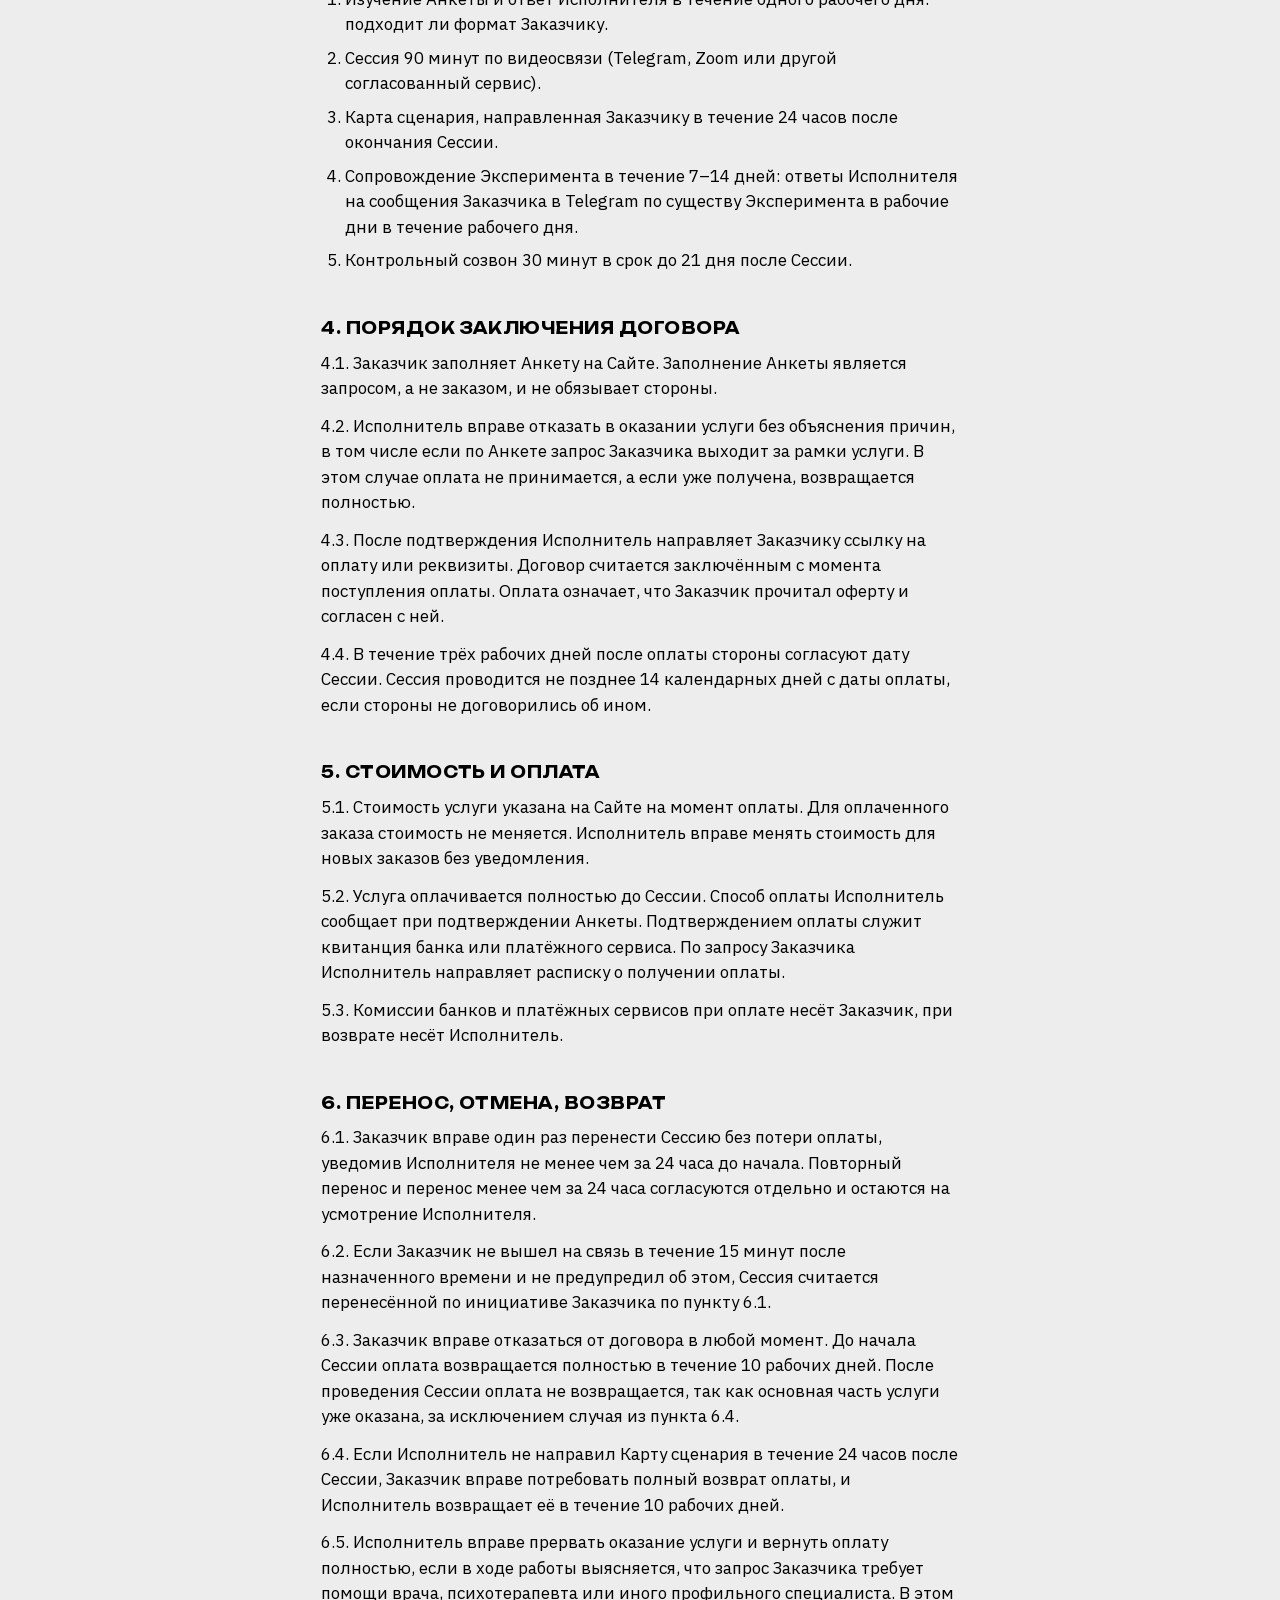
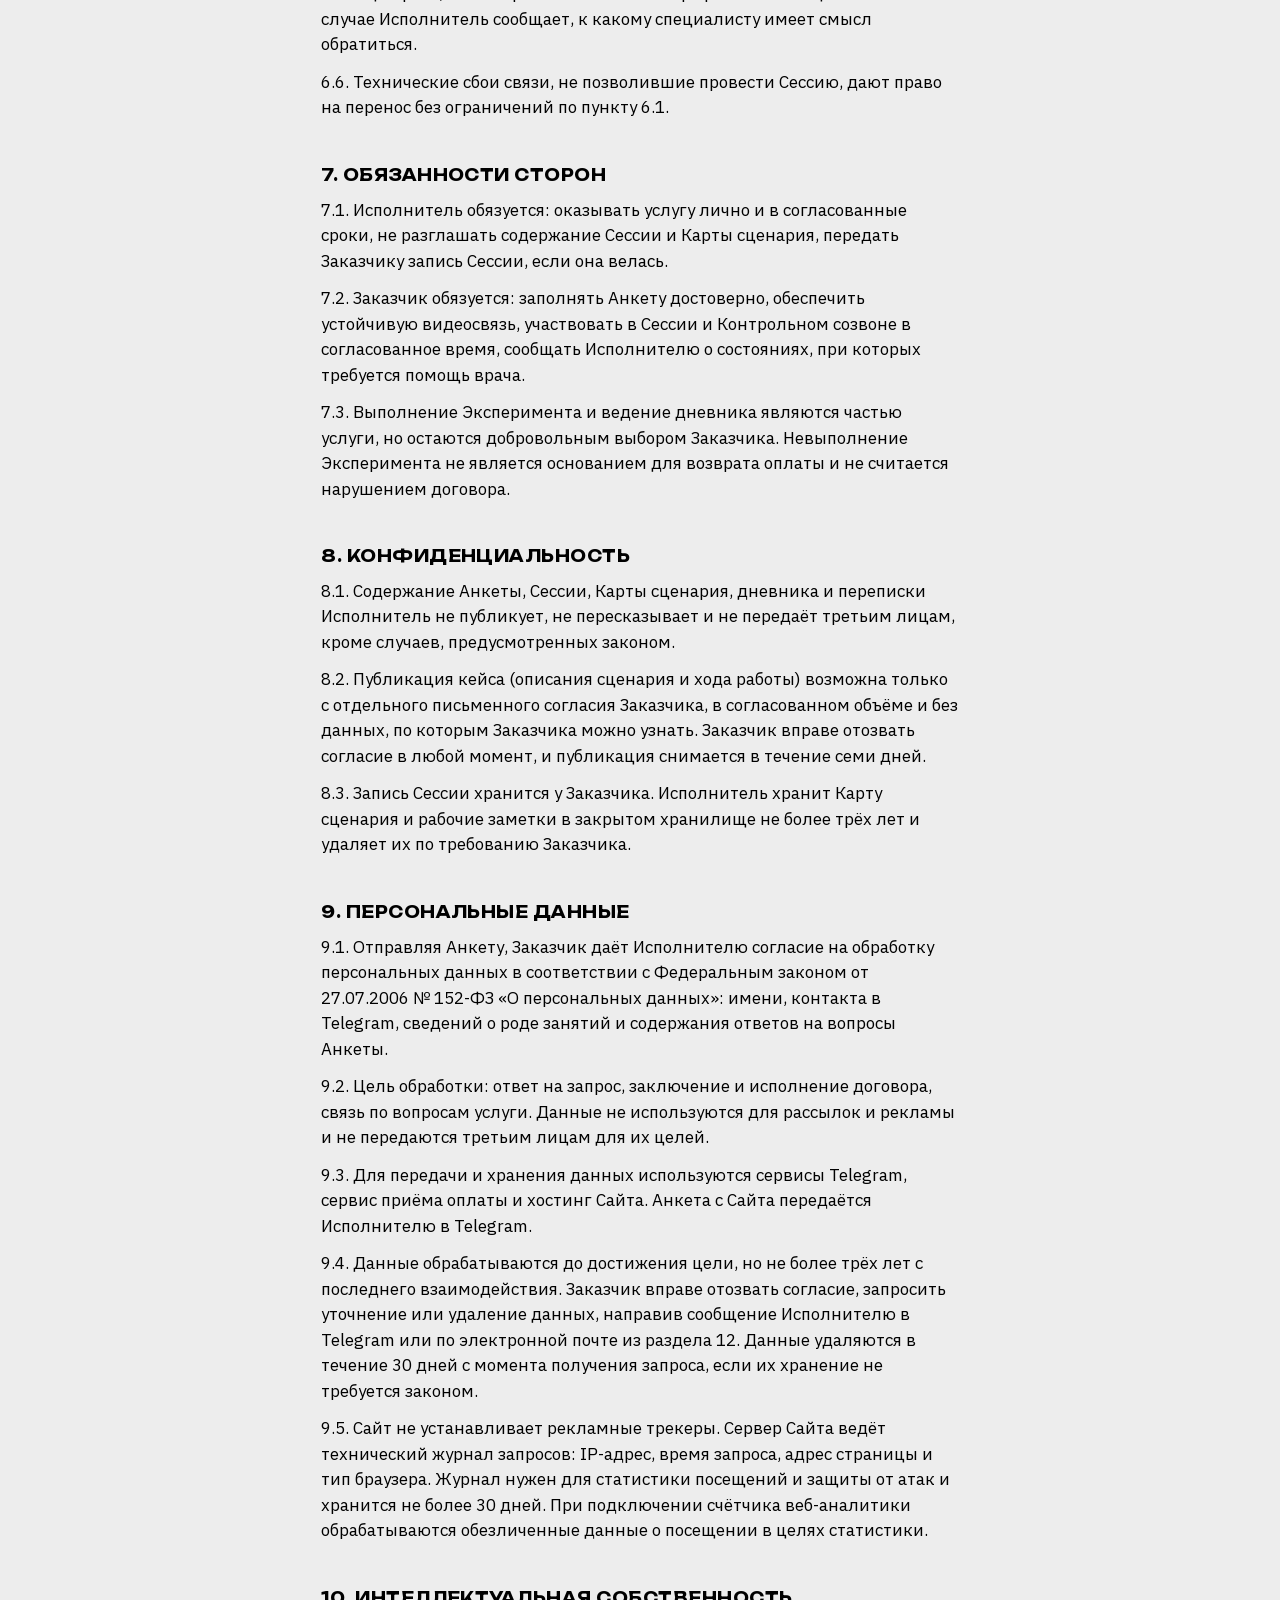
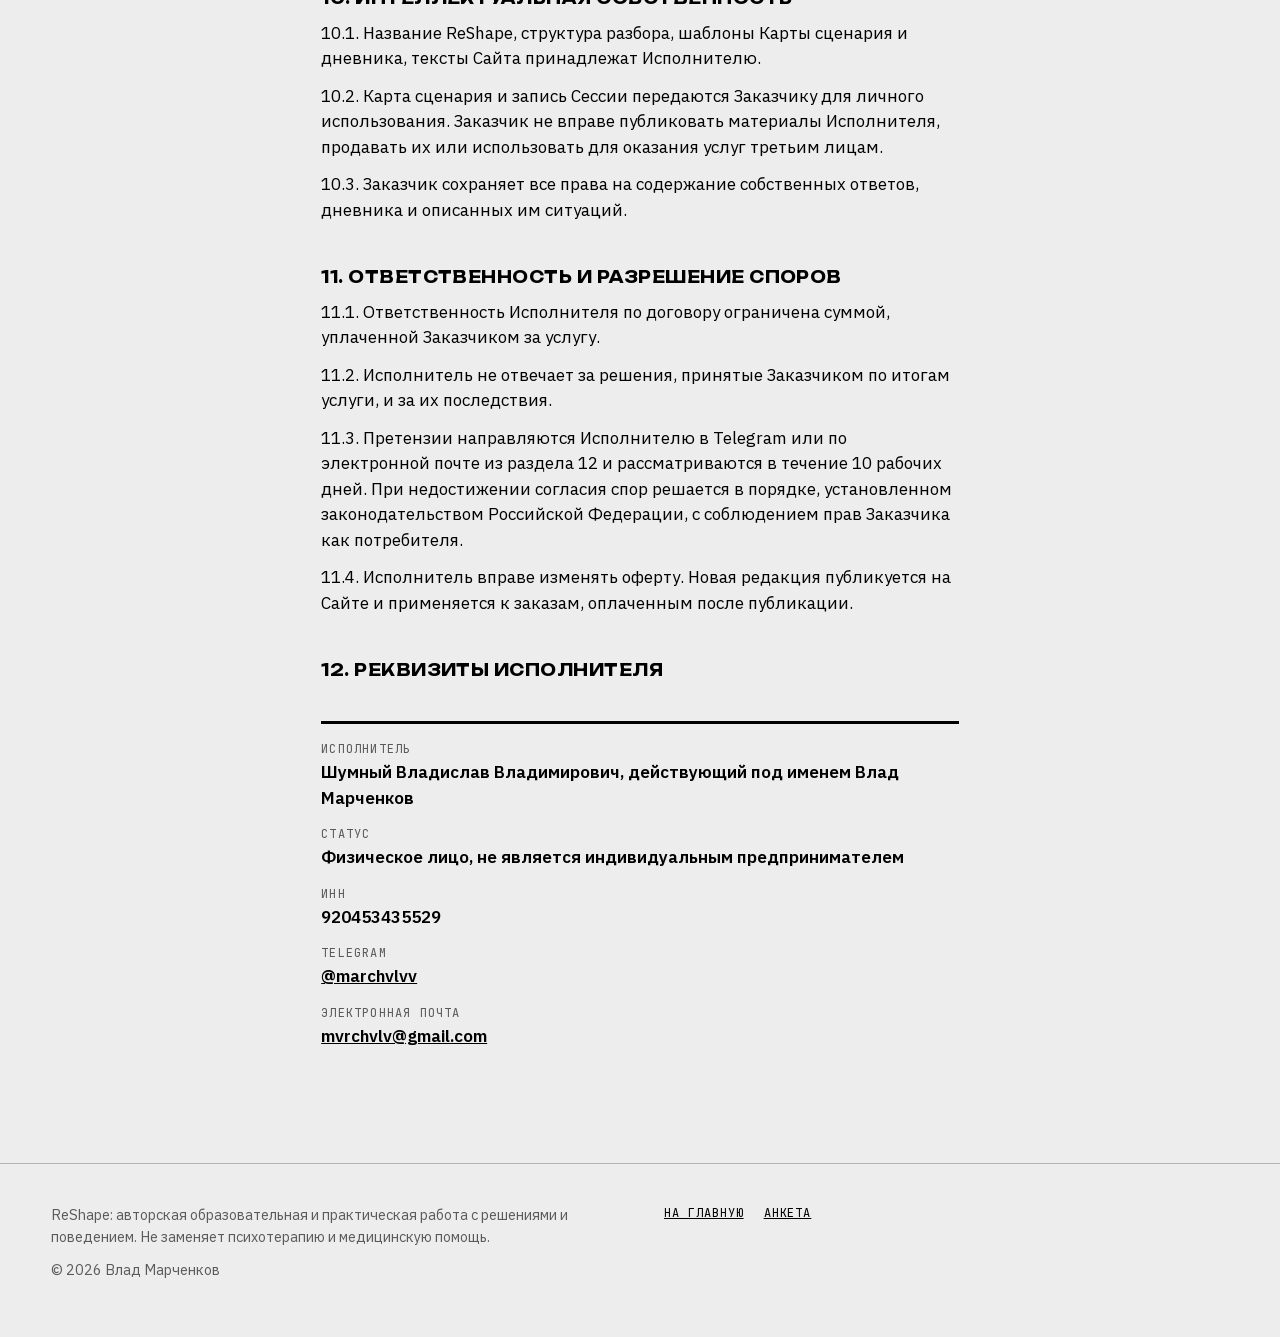
<file: oferta.html>
<!DOCTYPE html>
<html lang="ru">
<head>
<meta charset="utf-8">
<meta name="viewport" content="width=device-width, initial-scale=1">
<script>if(location.hostname==='shumniyvlad-cell.github.io'){location.replace('https://reshapeme.ru'+location.pathname.replace(/^\/reshape/,'')+location.search+location.hash)}</script>

<title>Оферта и персональные данные — ReShape</title>
<meta name="description" content="Публичная оферта на услугу «Разбор одного сценария» и условия обработки персональных данных.">
<meta name="robots" content="noindex">
<meta name="theme-color" content="#F6F3EE">
<link rel="icon" href="assets/img/mark.svg" type="image/svg+xml">
<link rel="stylesheet" href="fonts/fonts.css">
<link rel="stylesheet" href="css/styles.css?v=4">
<script>document.documentElement.className+=' no-motion';</script>
</head>
<body class="doc-page">

<a class="skip" href="#main">К содержанию</a>

<header class="hd">
  <div class="wrap hd__in">
    <a class="brand" href="index.html" aria-label="ReShape, на главную">
      <img src="assets/img/mark.svg" alt="" width="26" height="26">
      <span>ReShape</span>
    </a>
    <div class="hd__right"><a class="btn btn--sm" href="index.html#apply">К анкете</a></div>
  </div>
</header>

<main id="main">
<article class="wrap doc">
  <h1>Публичная оферта</h1>
  <p class="doc__meta">Договор возмездного оказания услуг «Разбор одного сценария». Редакция от 25 сентября 2026 года. Действует для заказов, оплаченных с этой даты.</p>

  <p>Этот документ является публичной офертой в смысле статьи 437 Гражданского кодекса Российской Федерации. Оплата услуги означает полное и безоговорочное принятие условий, изложенных ниже. Прочитай его до оплаты: здесь написано, что входит в услугу, чего в ней нет, как переносится сессия и когда возвращаются деньги.</p>

  <h2>1. Термины</h2>
  <p><strong>Исполнитель</strong>: физическое лицо, указанное в разделе 12, выступающее под именем Влад Марченков и оказывающее услугу лично.</p>
  <p><strong>Заказчик</strong>: дееспособное физическое лицо старше 18 лет, оплатившее услугу для личных целей.</p>
  <p><strong>Сайт</strong>: страница https://reshapeme.ru и её подстраницы.</p>
  <p><strong>Услуга</strong>: авторский разбор одного повторяющегося поведенческого сценария Заказчика в составе, описанном в разделе 3.</p>
  <p><strong>Анкета</strong>: форма на Сайте из шести вопросов, которую Заказчик заполняет до оплаты.</p>
  <p><strong>Сессия</strong>: видеовстреча Исполнителя и Заказчика продолжительностью 90 минут.</p>
  <p><strong>Карта сценария</strong>: документ на одну-две страницы, который Исполнитель составляет по итогам Сессии.</p>
  <p><strong>Эксперимент</strong>: одно согласованное на Сессии действие, которое Заказчик выполняет в течение 7–14 дней.</p>
  <p><strong>Контрольный созвон</strong>: видеовстреча продолжительностью 30 минут по итогам Эксперимента.</p>

  <h2>2. Предмет договора</h2>
  <p>2.1. Исполнитель оказывает Заказчику информационно-консультационную услугу: помогает описать один повторяющийся сценарий, найти его триггер, сформулировать гипотезу внутреннего конфликта и провести один проверяемый эксперимент. Заказчик принимает и оплачивает услугу.</p>
  <p>2.2. Услуга не является медицинской деятельностью, психотерапией или психологической помощью в смысле профильного законодательства, не является образовательной деятельностью, подлежащей лицензированию, и не заменяет обращение к врачу или психотерапевту.</p>
  <p>2.3. Исполнитель не гарантирует Заказчику какой-либо результат в жизни, работе, доходе, отношениях или здоровье. Результатом услуги являются проведённая Сессия, переданная Карта сценария, сопровождение Эксперимента и Контрольный созвон. Все решения по итогам услуги Заказчик принимает самостоятельно и под свою ответственность.</p>

  <h2>3. Состав услуги</h2>
  <ol>
    <li>Изучение Анкеты и ответ Исполнителя в течение одного рабочего дня: подходит ли формат Заказчику.</li>
    <li>Сессия 90 минут по видеосвязи (Telegram, Zoom или другой согласованный сервис).</li>
    <li>Карта сценария, направленная Заказчику в течение 24 часов после окончания Сессии.</li>
    <li>Сопровождение Эксперимента в течение 7–14 дней: ответы Исполнителя на сообщения Заказчика в Telegram по существу Эксперимента в рабочие дни в течение рабочего дня.</li>
    <li>Контрольный созвон 30 минут в срок до 21 дня после Сессии.</li>
  </ol>

  <h2>4. Порядок заключения договора</h2>
  <p>4.1. Заказчик заполняет Анкету на Сайте. Заполнение Анкеты является запросом, а не заказом, и не обязывает стороны.</p>
  <p>4.2. Исполнитель вправе отказать в оказании услуги без объяснения причин, в том числе если по Анкете запрос Заказчика выходит за рамки услуги. В этом случае оплата не принимается, а если уже получена, возвращается полностью.</p>
  <p>4.3. После подтверждения Исполнитель направляет Заказчику ссылку на оплату или реквизиты. Договор считается заключённым с момента поступления оплаты. Оплата означает, что Заказчик прочитал оферту и согласен с ней.</p>
  <p>4.4. В течение трёх рабочих дней после оплаты стороны согласуют дату Сессии. Сессия проводится не позднее 14 календарных дней с даты оплаты, если стороны не договорились об ином.</p>

  <h2>5. Стоимость и оплата</h2>
  <p>5.1. Стоимость услуги указана на Сайте на момент оплаты. Для оплаченного заказа стоимость не меняется. Исполнитель вправе менять стоимость для новых заказов без уведомления.</p>
  <p>5.2. Услуга оплачивается полностью до Сессии. Способ оплаты Исполнитель сообщает при подтверждении Анкеты. Подтверждением оплаты служит квитанция банка или платёжного сервиса. По запросу Заказчика Исполнитель направляет расписку о получении оплаты.</p>
  <p>5.3. Комиссии банков и платёжных сервисов при оплате несёт Заказчик, при возврате несёт Исполнитель.</p>

  <h2>6. Перенос, отмена, возврат</h2>
  <p>6.1. Заказчик вправе один раз перенести Сессию без потери оплаты, уведомив Исполнителя не менее чем за 24 часа до начала. Повторный перенос и перенос менее чем за 24 часа согласуются отдельно и остаются на усмотрение Исполнителя.</p>
  <p>6.2. Если Заказчик не вышел на связь в течение 15 минут после назначенного времени и не предупредил об этом, Сессия считается перенесённой по инициативе Заказчика по пункту 6.1.</p>
  <p>6.3. Заказчик вправе отказаться от договора в любой момент. До начала Сессии оплата возвращается полностью в течение 10 рабочих дней. После проведения Сессии оплата не возвращается, так как основная часть услуги уже оказана, за исключением случая из пункта 6.4.</p>
  <p>6.4. Если Исполнитель не направил Карту сценария в течение 24 часов после Сессии, Заказчик вправе потребовать полный возврат оплаты, и Исполнитель возвращает её в течение 10 рабочих дней.</p>
  <p>6.5. Исполнитель вправе прервать оказание услуги и вернуть оплату полностью, если в ходе работы выясняется, что запрос Заказчика требует помощи врача, психотерапевта или иного профильного специалиста. В этом случае Исполнитель сообщает, к какому специалисту имеет смысл обратиться.</p>
  <p>6.6. Технические сбои связи, не позволившие провести Сессию, дают право на перенос без ограничений по пункту 6.1.</p>

  <h2>7. Обязанности сторон</h2>
  <p>7.1. Исполнитель обязуется: оказывать услугу лично и в согласованные сроки, не разглашать содержание Сессии и Карты сценария, передать Заказчику запись Сессии, если она велась.</p>
  <p>7.2. Заказчик обязуется: заполнять Анкету достоверно, обеспечить устойчивую видеосвязь, участвовать в Сессии и Контрольном созвоне в согласованное время, сообщать Исполнителю о состояниях, при которых требуется помощь врача.</p>
  <p>7.3. Выполнение Эксперимента и ведение дневника являются частью услуги, но остаются добровольным выбором Заказчика. Невыполнение Эксперимента не является основанием для возврата оплаты и не считается нарушением договора.</p>

  <h2>8. Конфиденциальность</h2>
  <p>8.1. Содержание Анкеты, Сессии, Карты сценария, дневника и переписки Исполнитель не публикует, не пересказывает и не передаёт третьим лицам, кроме случаев, предусмотренных законом.</p>
  <p>8.2. Публикация кейса (описания сценария и хода работы) возможна только с отдельного письменного согласия Заказчика, в согласованном объёме и без данных, по которым Заказчика можно узнать. Заказчик вправе отозвать согласие в любой момент, и публикация снимается в течение семи дней.</p>
  <p>8.3. Запись Сессии хранится у Заказчика. Исполнитель хранит Карту сценария и рабочие заметки в закрытом хранилище не более трёх лет и удаляет их по требованию Заказчика.</p>

  <h2>9. Персональные данные</h2>
  <p>9.1. Отправляя Анкету, Заказчик даёт Исполнителю согласие на обработку персональных данных в соответствии с Федеральным законом от 27.07.2006 № 152-ФЗ «О персональных данных»: имени, контакта в Telegram, сведений о роде занятий и содержания ответов на вопросы Анкеты.</p>
  <p>9.2. Цель обработки: ответ на запрос, заключение и исполнение договора, связь по вопросам услуги. Данные не используются для рассылок и рекламы и не передаются третьим лицам для их целей.</p>
  <p>9.3. Для передачи и хранения данных используются сервисы Telegram, сервис приёма оплаты и хостинг Сайта. Анкета с Сайта передаётся Исполнителю в Telegram.</p>
  <p>9.4. Данные обрабатываются до достижения цели, но не более трёх лет с последнего взаимодействия. Заказчик вправе отозвать согласие, запросить уточнение или удаление данных, направив сообщение Исполнителю в Telegram или по электронной почте из раздела 12. Данные удаляются в течение 30 дней с момента получения запроса, если их хранение не требуется законом.</p>
  <p>9.5. Сайт не устанавливает рекламные трекеры. Сервер Сайта ведёт технический журнал запросов: IP-адрес, время запроса, адрес страницы и тип браузера. Журнал нужен для статистики посещений и защиты от атак и хранится не более 30 дней. При подключении счётчика веб-аналитики обрабатываются обезличенные данные о посещении в целях статистики.</p>

  <h2>10. Интеллектуальная собственность</h2>
  <p>10.1. Название ReShape, структура разбора, шаблоны Карты сценария и дневника, тексты Сайта принадлежат Исполнителю.</p>
  <p>10.2. Карта сценария и запись Сессии передаются Заказчику для личного использования. Заказчик не вправе публиковать материалы Исполнителя, продавать их или использовать для оказания услуг третьим лицам.</p>
  <p>10.3. Заказчик сохраняет все права на содержание собственных ответов, дневника и описанных им ситуаций.</p>

  <h2>11. Ответственность и разрешение споров</h2>
  <p>11.1. Ответственность Исполнителя по договору ограничена суммой, уплаченной Заказчиком за услугу.</p>
  <p>11.2. Исполнитель не отвечает за решения, принятые Заказчиком по итогам услуги, и за их последствия.</p>
  <p>11.3. Претензии направляются Исполнителю в Telegram или по электронной почте из раздела 12 и рассматриваются в течение 10 рабочих дней. При недостижении согласия спор решается в порядке, установленном законодательством Российской Федерации, с соблюдением прав Заказчика как потребителя.</p>
  <p>11.4. Исполнитель вправе изменять оферту. Новая редакция публикуется на Сайте и применяется к заказам, оплаченным после публикации.</p>

  <h2>12. Реквизиты Исполнителя</h2>
  <dl class="req">
    <dt>Исполнитель</dt>
    <dd>Шумный Владислав Владимирович, действующий под именем Влад Марченков</dd>
    <dt>Статус</dt>
    <dd>Физическое лицо, не является индивидуальным предпринимателем</dd>
    <dt>ИНН</dt>
    <dd>920453435529</dd>
    <dt>Telegram</dt>
    <dd><a href="https://t.me/marchvlvv" target="_blank" rel="noopener">@marchvlvv</a></dd>
    <dt>Электронная почта</dt>
    <dd><a href="mailto:mvrchvlv@gmail.com">mvrchvlv@gmail.com</a></dd>
  </dl>
</article>
</main>

<footer class="ft">
  <div class="wrap ft__in">
    <div class="ft__legal">
      <p>ReShape: авторская образовательная и практическая работа с решениями и поведением. Не заменяет психотерапию и медицинскую помощь.</p>
      <p>© 2026 Влад Марченков</p>
    </div>
    <div class="ft__links">
      <a href="index.html">На главную</a>
      <a href="index.html#apply">Анкета</a>
    </div>
  </div>
</footer>

</body>
</html>
</file>
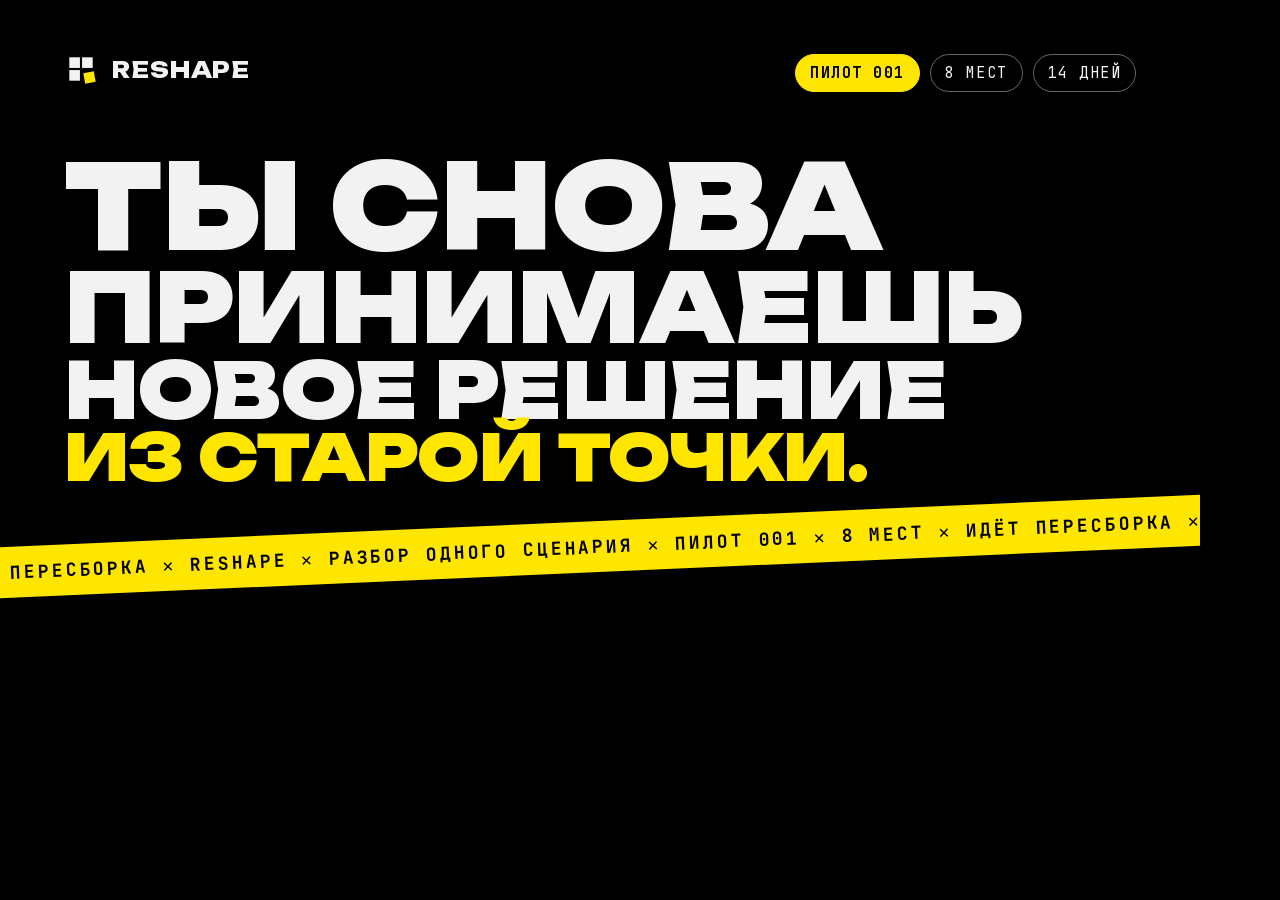
<file: assets/og.html>
<!DOCTYPE html>
<html lang="ru">
<head>
<meta charset="utf-8">
<link rel="stylesheet" href="../fonts/fonts.css">
<style>
  html,body{margin:0;width:1200px;height:630px;overflow:hidden}
  body{background:#000;color:#F2F2F2;font-family:'Unbounded',sans-serif;position:relative;text-transform:uppercase}
  .brand{position:absolute;left:64px;top:52px;display:flex;align-items:center;gap:14px;font-weight:800;font-size:22px;letter-spacing:.04em}
  .brand img{width:34px;height:34px}
  .tags{position:absolute;right:64px;top:54px;display:flex;gap:10px;font-family:'JetBrains Mono',monospace;font-size:15px;letter-spacing:.1em}
  .tags span{border:1.5px solid rgba(255,255,255,.4);border-radius:999px;padding:8px 14px}
  .tags span.y{background:#FFE600;border-color:#FFE600;color:#000;font-weight:700}
  h1{position:absolute;left:64px;top:150px;margin:0;font-weight:900;line-height:.95;letter-spacing:-.025em}
  h1 span{display:block;white-space:nowrap}
  .l1{font-size:118px}.l2{font-size:96px}.l3{font-size:78px}.l4{font-size:64px;color:#FFE600}
  .tape{position:absolute;left:-60px;right:-60px;bottom:58px;transform:rotate(-2.5deg);background:#FFE600;color:#000;padding:14px 0;font-family:'JetBrains Mono',monospace;font-weight:700;font-size:18px;letter-spacing:.16em;white-space:nowrap;overflow:hidden}
</style>
</head>
<body>
<div class="brand"><img src="img/mark.svg" alt=""><span>ReShape</span></div>
<div class="tags"><span class="y">Пилот 001</span><span>8 мест</span><span>14 дней</span></div>
<h1><span class="l1">Ты снова</span><span class="l2">принимаешь</span><span class="l3">новое решение</span><span class="l4">из старой точки.</span></h1>
<div class="tape">Идёт пересборка ✕ ReShape ✕ Разбор одного сценария ✕ Пилот 001 ✕ 8 мест ✕ Идёт пересборка ✕ ReShape ✕ Разбор одного сценария ✕ Пилот 001 ✕ 8 мест ✕ Идёт пересборка ✕</div>
</body>
</html>
</file>
<file: fonts/fonts.css>
@font-face{font-family:'Unbounded';font-style:normal;font-weight:200 900;font-display:swap;src:url('unbounded-200-900-cyrillic.woff2') format('woff2');unicode-range:U+0301, U+0400-045F, U+0490-0491, U+04B0-04B1, U+2116;}
@font-face{font-family:'IBM Plex Sans';font-style:normal;font-weight:400;font-display:swap;src:url('plex-400-cyrillic.woff2') format('woff2');unicode-range:U+0301, U+0400-045F, U+0490-0491, U+04B0-04B1, U+2116;}
@font-face{font-family:'IBM Plex Sans';font-style:normal;font-weight:600;font-display:swap;src:url('plex-600-cyrillic.woff2') format('woff2');unicode-range:U+0301, U+0400-045F, U+0490-0491, U+04B0-04B1, U+2116;}
@font-face{font-family:'IBM Plex Sans';font-style:normal;font-weight:700;font-display:swap;src:url('plex-700-cyrillic.woff2') format('woff2');unicode-range:U+0301, U+0400-045F, U+0490-0491, U+04B0-04B1, U+2116;}
@font-face{font-family:'JetBrains Mono';font-style:normal;font-weight:400;font-display:swap;src:url('jbmono-400-cyrillic.woff2') format('woff2');unicode-range:U+0301, U+0400-045F, U+0490-0491, U+04B0-04B1, U+2116;}
@font-face{font-family:'JetBrains Mono';font-style:normal;font-weight:700;font-display:swap;src:url('jbmono-700-cyrillic.woff2') format('woff2');unicode-range:U+0301, U+0400-045F, U+0490-0491, U+04B0-04B1, U+2116;}
@font-face{font-family:'Unbounded';font-style:normal;font-weight:200 900;font-display:swap;src:url('unbounded-200-900-latin.woff2') format('woff2');unicode-range:U+0000-00FF, U+0131, U+0152-0153, U+02BB-02BC, U+02C6, U+02DA, U+02DC, U+0304, U+0308, U+0329, U+2000-206F, U+20AC, U+2122, U+2191, U+2193, U+2212, U+2215, U+FEFF, U+FFFD;}
@font-face{font-family:'IBM Plex Sans';font-style:normal;font-weight:400;font-display:swap;src:url('plex-400-latin.woff2') format('woff2');unicode-range:U+0000-00FF, U+0131, U+0152-0153, U+02BB-02BC, U+02C6, U+02DA, U+02DC, U+0304, U+0308, U+0329, U+2000-206F, U+20AC, U+2122, U+2191, U+2193, U+2212, U+2215, U+FEFF, U+FFFD;}
@font-face{font-family:'IBM Plex Sans';font-style:normal;font-weight:600;font-display:swap;src:url('plex-600-latin.woff2') format('woff2');unicode-range:U+0000-00FF, U+0131, U+0152-0153, U+02BB-02BC, U+02C6, U+02DA, U+02DC, U+0304, U+0308, U+0329, U+2000-206F, U+20AC, U+2122, U+2191, U+2193, U+2212, U+2215, U+FEFF, U+FFFD;}
@font-face{font-family:'IBM Plex Sans';font-style:normal;font-weight:700;font-display:swap;src:url('plex-700-latin.woff2') format('woff2');unicode-range:U+0000-00FF, U+0131, U+0152-0153, U+02BB-02BC, U+02C6, U+02DA, U+02DC, U+0304, U+0308, U+0329, U+2000-206F, U+20AC, U+2122, U+2191, U+2193, U+2212, U+2215, U+FEFF, U+FFFD;}
@font-face{font-family:'JetBrains Mono';font-style:normal;font-weight:400;font-display:swap;src:url('jbmono-400-latin.woff2') format('woff2');unicode-range:U+0000-00FF, U+0131, U+0152-0153, U+02BB-02BC, U+02C6, U+02DA, U+02DC, U+0304, U+0308, U+0329, U+2000-206F, U+20AC, U+2122, U+2191, U+2193, U+2212, U+2215, U+FEFF, U+FFFD;}
@font-face{font-family:'JetBrains Mono';font-style:normal;font-weight:700;font-display:swap;src:url('jbmono-700-latin.woff2') format('woff2');unicode-range:U+0000-00FF, U+0131, U+0152-0153, U+02BB-02BC, U+02C6, U+02DA, U+02DC, U+0304, U+0308, U+0329, U+2000-206F, U+20AC, U+2122, U+2191, U+2193, U+2212, U+2215, U+FEFF, U+FFFD;}
</file>
<file: css/styles.css>
/* ReShape — сайт пилота. Плакат: чёрное, белое, сигнальный жёлтый. Идёт пересборка. */

:root{
  --black:#000000;
  --white:#F2F2F2;
  --light:#EDEDED;
  --yellow:#FFE600;
  --grey:#8C8C8C;
  --grey-d:#5A5A5A;
  --line:rgba(255,255,255,.16);

  --display:'Unbounded', 'Arial Black', Impact, sans-serif;
  --sans:'IBM Plex Sans', system-ui, -apple-system, 'Segoe UI', Roboto, sans-serif;
  --mono:'JetBrains Mono', ui-monospace, Menlo, Consolas, monospace;

  --max:1360px;
  --gutter:clamp(16px, 4vw, 56px);

  --t0:clamp(.95rem, .9rem + .25vw, 1.0625rem);
  --t1:clamp(1.05rem, .95rem + .55vw, 1.3rem);
  --t2:clamp(1.5rem, 1.1rem + 1.8vw, 2.4rem);
  --slam:clamp(2.4rem, 1rem + 7vw, 7.5rem);
}

*,*::before,*::after{box-sizing:border-box}
html{-webkit-text-size-adjust:100%;background:var(--black)}
html.motion{scroll-behavior:smooth}
body{overflow-x:hidden}
body{
  margin:0;background:var(--black);color:var(--white);
  font-family:var(--sans);font-size:var(--t0);line-height:1.5;
}
body::after{
  content:'';position:fixed;inset:0;pointer-events:none;z-index:60;opacity:.07;
  background-image:url("data:image/svg+xml,%3Csvg xmlns='http://www.w3.org/2000/svg' width='180' height='180'%3E%3Cfilter id='n'%3E%3CfeTurbulence type='fractalNoise' baseFrequency='.85' numOctaves='2' stitchTiles='stitch'/%3E%3C/filter%3E%3Crect width='100%25' height='100%25' filter='url(%23n)'/%3E%3C/svg%3E");
  background-size:180px 180px;
}
img,svg{display:block;max-width:100%}
h1,h2,h3,p,ul,ol,dl,dd,figure{margin:0}
a{color:inherit}
button{font:inherit;color:inherit}
::selection{background:var(--yellow);color:#000}
:focus-visible{outline:3px solid var(--yellow);outline-offset:3px}

.skip{position:absolute;left:-999px;top:8px;z-index:100;padding:10px 14px;background:var(--yellow);color:#000}
.skip:focus{left:8px}

.wrap{max-width:var(--max);margin:0 auto;padding:0 var(--gutter)}

/* Типографика */
.slam{
  font-family:var(--display);font-weight:900;text-transform:uppercase;
  letter-spacing:-.02em;line-height:.92;font-size:var(--slam);
}
.kicker{font-family:var(--mono);font-size:12px;letter-spacing:.1em;text-transform:uppercase;color:var(--grey);margin-bottom:14px}
.sub{font-size:var(--t1);line-height:1.35;max-width:36ch}
.tag{
  display:inline-block;font-family:var(--mono);font-size:12px;letter-spacing:.08em;text-transform:uppercase;
  padding:7px 12px;border:1px solid rgba(255,255,255,.35);border-radius:999px;color:#fff;white-space:nowrap;
}
.tag--y{background:var(--yellow);border-color:var(--yellow);color:#000;font-weight:700}

/* Кнопки */
.btn{
  display:inline-flex;align-items:center;justify-content:center;gap:10px;
  min-height:52px;padding:14px 26px;border-radius:999px;
  border:2px solid var(--yellow);background:var(--yellow);color:#000;
  font-family:var(--display);font-weight:700;font-size:13px;letter-spacing:.04em;text-transform:uppercase;
  text-decoration:none;cursor:pointer;white-space:nowrap;
  transition:transform .15s, background-color .2s, color .2s, border-color .2s;
}
.btn:hover{background:#fff;border-color:#fff;color:#000}
.btn:active{transform:scale(.97)}
.btn--ghost{background:transparent;color:#fff;border-color:rgba(255,255,255,.5)}
.btn--ghost:hover{background:#fff;color:#000;border-color:#fff}
.btn--sm{min-height:40px;padding:8px 16px;font-size:11px}
.btn--lg{min-height:64px;padding:18px 36px;font-size:15px}
.btn[disabled]{opacity:.6;cursor:default}

/* Шапка */
.hd{
  position:fixed;left:0;right:0;top:0;z-index:40;
  background:rgba(0,0,0,.84);backdrop-filter:blur(10px);-webkit-backdrop-filter:blur(10px);
  border-bottom:1px solid var(--line);
}
.hd__in{display:flex;align-items:center;gap:16px;min-height:64px}
.brand{
  display:flex;align-items:center;gap:10px;text-decoration:none;color:#fff;
  font-family:var(--display);font-weight:800;font-size:15px;letter-spacing:.04em;text-transform:uppercase;
}
.brand img{width:26px;height:26px}
.hd__nav{display:none;gap:22px;margin-left:28px}
.hd__nav a{color:var(--grey);text-decoration:none;font-family:var(--mono);font-size:12px;letter-spacing:.08em;text-transform:uppercase}
.hd__nav a:hover{color:#fff}
.hd__right{margin-left:auto;display:flex;align-items:center;gap:14px}
.seats{display:none;font-family:var(--mono);font-size:12px;letter-spacing:.08em;text-transform:uppercase;color:var(--yellow)}
.seats::before{content:'';display:inline-block;width:8px;height:8px;border-radius:50%;background:var(--yellow);margin-right:8px;vertical-align:1px}
.motion .seats::before{animation:pulse 1.6s ease-in-out infinite}
@keyframes pulse{50%{opacity:.2}}
@media (min-width:900px){.hd__nav{display:flex}.seats{display:inline-block}}

/* Первый экран */
.hero{
  min-height:100svh;display:flex;flex-direction:column;justify-content:flex-end;
  padding:104px 0 40px;position:relative;
}
.hero > .wrap{min-width:0;width:100%;max-width:var(--max)}
.slamwall{width:100%;max-width:100%;min-width:0}
.hero__meta{display:flex;flex-wrap:wrap;gap:8px 12px;margin-bottom:clamp(24px, 4vw, 56px)}
.slamwall{
  font-family:var(--display);font-weight:900;text-transform:uppercase;
  letter-spacing:-.025em;line-height:.95;margin-bottom:clamp(28px, 4vw, 56px);
}
.slamwall .ln{font-size:var(--slam)}
[data-fit]{min-width:0;max-width:100%}
[data-fit] .ln{display:block;white-space:nowrap;overflow:hidden;line-height:1.04}
[data-fit] .w{display:inline-block}
.slamwall .w{will-change:transform}
.ln--y,.y{color:var(--yellow)}
.hero__row{display:grid;grid-template-columns:1fr;gap:24px;align-items:end}
@media (min-width:900px){.hero__row{grid-template-columns:7fr 5fr}}
.hero__lead{font-size:var(--t1);line-height:1.35;max-width:38ch}
.hero__cta{display:flex;flex-wrap:wrap;gap:12px}
@media (min-width:900px){.hero__cta{justify-content:flex-end}}

/* Лента и тикер */
.tape{position:relative;height:150px;margin:-75px 0;overflow:hidden;z-index:5;pointer-events:none}
.tape__band{
  position:absolute;left:-10%;right:-10%;top:50%;transform:translateY(-50%) rotate(-3deg);
  background:var(--yellow);color:#000;padding:13px 0;overflow:hidden;white-space:nowrap;
  font-family:var(--mono);font-weight:700;font-size:13px;letter-spacing:.14em;text-transform:uppercase;
  box-shadow:0 14px 50px rgba(0,0,0,.6);
}
.ticker{
  background:var(--yellow);color:#000;overflow:hidden;white-space:nowrap;padding:14px 0;
  font-family:var(--mono);font-weight:700;font-size:14px;letter-spacing:.14em;text-transform:uppercase;
  border-top:3px solid #000;border-bottom:3px solid #000;
}
.track{display:inline-flex}
.track span{display:inline-block;padding-right:2.6em}
.motion .track{animation:marq 42s linear infinite}
.motion .ticker .track{animation-duration:34s}
@keyframes marq{to{transform:translateX(-50%)}}

/* Секции */
.sec{padding:clamp(72px, 10vw, 150px) 0;position:relative}
.sec--light{background:var(--light);color:#000}
.sec--light .tag{border-color:rgba(0,0,0,.4);color:#000}
.sec--light .kicker{color:var(--grey-d)}
.sec--light .btn--ghost{color:#000;border-color:rgba(0,0,0,.5)}
.sec--light .btn--ghost:hover{background:#000;color:#fff;border-color:#000}
.sec__head{margin-bottom:clamp(32px, 5vw, 64px)}
.sec__head .slam{max-width:100%}
.sec__head .sub{margin-top:18px}
@media (min-width:900px){
  .sec__head{display:grid;grid-template-columns:minmax(0,7fr) minmax(0,5fr);gap:12px 32px;align-items:end}
  .sec__head .kicker,.sec__head .slam{grid-column:1 / -1}
  .sec__head .sub{grid-column:2;margin-top:0}
}
.sec__head .sub{color:#C9C9C9}
.sec--light .sec__head .sub{color:#333}

/* Ситуации */
.sit{display:grid;grid-template-columns:1fr;border:3px solid #000}
@media (min-width:760px){.sit{grid-template-columns:1fr 1fr}}
.sit__card{
  padding:clamp(22px, 3vw, 40px);border:3px solid #000;margin:-1.5px;min-height:300px;
  display:flex;flex-direction:column;justify-content:space-between;gap:28px;
  background:var(--light);transition:background-color .25s;
}
.sit__card:hover{background:var(--yellow)}
.sit__stamp{
  font-family:var(--display);font-weight:900;text-transform:uppercase;
  font-size:clamp(2rem, 1rem + 3.6vw, 3.8rem);line-height:.95;letter-spacing:-.02em;
}
.sit__q{font-size:var(--t1);line-height:1.35;max-width:34ch}
.sit__after{margin-top:clamp(36px, 5vw, 72px);display:grid;grid-template-columns:minmax(0,1fr);gap:14px}
.sit__after p{max-width:56ch;font-size:var(--t1);line-height:1.35}
.sit__after .slam{max-width:100%}

/* Этапы */
.steps{list-style:none;padding:0;border-top:1px solid var(--line)}
.step{display:grid;grid-template-columns:1fr;gap:8px 32px;padding:28px 0;border-bottom:1px solid var(--line)}
@media (min-width:760px){.step{grid-template-columns:220px 1fr}}
.step__day{
  font-family:var(--display);font-weight:900;text-transform:uppercase;
  font-size:clamp(1.8rem, 1rem + 2.6vw, 3.2rem);line-height:1;color:var(--yellow);
}
.step h3{font-family:var(--display);font-weight:700;font-size:var(--t1);text-transform:uppercase;letter-spacing:.01em;margin-bottom:8px}
.step p{max-width:60ch;color:#C9C9C9}
.step p strong{color:#fff;font-weight:600}
.steps__note{margin-top:28px;max-width:60ch;color:var(--grey)}

/* Карта сценария: паспорт */
.map-grid{display:grid;grid-template-columns:1fr;gap:40px}
@media (min-width:1000px){.map-grid{grid-template-columns:4fr 8fr;align-items:start}}
.give{list-style:none;padding:0;border-top:1px solid var(--line)}
.give li{padding:14px 0;border-bottom:1px solid var(--line);font-family:var(--display);font-weight:700;font-size:13px;text-transform:uppercase;letter-spacing:.03em}
.pass{background:var(--light);color:#000;padding:clamp(22px, 3.5vw, 44px);border:3px solid #000;box-shadow:14px 14px 0 var(--yellow);margin-right:14px;margin-bottom:14px}
.pass__head{
  display:flex;flex-wrap:wrap;justify-content:space-between;gap:8px 20px;padding-bottom:14px;border-bottom:3px solid #000;
  font-family:var(--mono);font-size:12px;letter-spacing:.1em;text-transform:uppercase;
}
.pass__head b{font-weight:700}
.pass__row{display:grid;grid-template-columns:1fr;gap:6px 24px;padding:16px 0;border-bottom:1px solid rgba(0,0,0,.25)}
@media (min-width:640px){.pass__row{grid-template-columns:180px 1fr}}
.pass__k{font-family:var(--display);font-weight:800;font-size:13px;text-transform:uppercase;letter-spacing:.02em;line-height:1.6}
.pass__k b{background:var(--yellow);padding:0 7px;margin-right:8px}
.pass__v{line-height:1.45}
.pass__foot{padding-top:14px;font-family:var(--mono);font-size:12px;color:var(--grey-d)}

/* Автор */
.hon{border-left:4px solid var(--yellow);padding-left:20px;max-width:56ch;font-size:var(--t1);line-height:1.35}

/* Ноль кейсов */
.zero{
  font-family:var(--display);font-weight:900;text-transform:uppercase;
  font-size:clamp(1.75rem, .45rem + 6.8vw, 7.5rem);line-height:.92;letter-spacing:-.02em;margin-bottom:clamp(32px, 5vw, 64px);white-space:nowrap;
}
.zero b{color:var(--yellow);font-weight:900}
#proof .sub{color:#C9C9C9;max-width:44ch}
.two{display:grid;grid-template-columns:1fr;gap:32px 48px}
@media (min-width:760px){.two{grid-template-columns:1fr 1fr}}
.two h3{font-family:var(--mono);font-size:12px;letter-spacing:.1em;text-transform:uppercase;color:var(--grey);margin-bottom:12px}
.lst{list-style:none;padding:0;border-top:1px solid var(--line)}
.lst li{padding:12px 0;border-bottom:1px solid var(--line)}
.lst--x li{color:var(--grey);text-decoration:line-through;text-decoration-color:var(--yellow);text-decoration-thickness:2px}
.sec--light .lst,.sec--light .lst li{border-color:rgba(0,0,0,.25)}

/* Условия */
.price{display:grid;grid-template-columns:1fr;gap:32px;align-items:center;margin-bottom:56px}
@media (min-width:900px){.price{grid-template-columns:1fr 1fr}}
.sticker{
  display:inline-block;background:var(--yellow);color:#000;padding:16px 26px 12px;transform:rotate(-3deg);
  font-family:var(--display);font-weight:900;font-size:clamp(2.6rem, 1rem + 6.5vw, 6.5rem);line-height:1;letter-spacing:-.03em;
  box-shadow:8px 8px 0 #000;margin:10px 0 10px 8px;
}
.price__note{font-family:var(--mono);font-size:12px;letter-spacing:.1em;text-transform:uppercase;margin-top:22px;color:var(--grey-d)}
.inc{list-style:none;padding:0;border-top:3px solid #000}
.inc li{padding:12px 0;border-bottom:1px solid rgba(0,0,0,.25);font-family:var(--display);font-weight:700;font-size:13px;text-transform:uppercase;letter-spacing:.03em}
.terms{display:grid;grid-template-columns:1fr;gap:24px 48px}
@media (min-width:760px){.terms{grid-template-columns:1fr 1fr}}
.terms dt{font-family:var(--display);font-weight:700;font-size:13px;text-transform:uppercase;letter-spacing:.03em;margin-bottom:8px}
.terms dd{color:#333}
.terms ul{margin:0;padding-left:18px}
.terms li{margin-bottom:4px}

/* Анкета */
.form{max-width:680px}
.f{margin-bottom:32px}
.f__l{display:block;font-family:var(--mono);font-size:12px;letter-spacing:.1em;text-transform:uppercase;color:var(--yellow);margin-bottom:10px}
.f input[type=text],.f textarea{
  width:100%;font:inherit;font-size:var(--t1);color:#fff;background:transparent;
  border:0;border-bottom:2px solid rgba(255,255,255,.4);border-radius:0;padding:10px 0;
}
.f textarea{min-height:100px;resize:vertical}
.f input::placeholder,.f textarea::placeholder{color:#5F5F5F}
.f input:focus-visible,.f textarea:focus-visible{outline:none;border-bottom-color:var(--yellow);box-shadow:0 2px 0 var(--yellow)}
.f .hint{font-size:.9rem;color:var(--grey);margin-top:8px}
.chips{display:flex;flex-wrap:wrap;gap:10px}
.chip{position:relative}
.chip input{position:absolute;opacity:0;width:1px;height:1px}
.chip span{
  display:inline-block;padding:10px 18px;border:2px solid rgba(255,255,255,.4);border-radius:999px;
  font-family:var(--display);font-weight:700;font-size:12px;text-transform:uppercase;letter-spacing:.03em;cursor:pointer;
  transition:background-color .15s, border-color .15s, color .15s;
}
.chip input:checked + span{background:var(--yellow);border-color:var(--yellow);color:#000}
.chip input:focus-visible + span{outline:3px solid var(--yellow);outline-offset:3px}
.check{display:flex;gap:12px;align-items:flex-start;cursor:pointer}
.check input{flex:none;width:22px;height:22px;margin:2px 0 0;accent-color:var(--yellow);cursor:pointer}
.check a{color:#fff}
.hp{position:absolute;left:-9999px;width:1px;height:1px;opacity:0}
.form__actions{display:flex;flex-wrap:wrap;align-items:center;gap:16px 24px}
.form__actions .small{max-width:34ch;color:var(--grey);font-size:.9rem}
.form__err{display:none;margin-top:16px;color:var(--yellow);font-weight:600}
.form__err.is-visible{display:block}
.form__done{display:none;border-top:2px solid var(--yellow);padding-top:24px}
.form__done.is-visible{display:block}
.form.is-sent form{display:none}
.form__done h3{font-family:var(--display);font-weight:800;text-transform:uppercase;font-size:var(--t2);margin-bottom:12px}
.form__done p{max-width:56ch}
.form__done .btn{margin-top:20px}
.form__done pre{white-space:pre-wrap;font:inherit;margin-top:16px;padding:16px;background:#111;border:1px solid var(--line)}

/* Подвал */
.ft{border-top:1px solid var(--line);padding:40px 0 56px;color:var(--grey);font-size:.9rem}
.ft__in{display:grid;grid-template-columns:1fr;gap:20px 48px}
@media (min-width:760px){.ft__in{grid-template-columns:1fr 1fr}}
.ft a{color:#fff}
.ft__links{display:flex;flex-wrap:wrap;gap:8px 20px;font-family:var(--mono);font-size:12px;letter-spacing:.08em;text-transform:uppercase}
.ft__legal{max-width:60ch}
.ft__legal p + p{margin-top:12px}

/* Документы */
.doc-page{background:var(--light);color:#000}
.doc{max-width:74ch;padding:120px var(--gutter) 100px;margin:0 auto}
.doc h1{font-family:var(--display);font-weight:900;text-transform:uppercase;letter-spacing:-.02em;line-height:.95;font-size:clamp(2rem, 1rem + 4vw, 4rem);margin-bottom:14px}
.doc__meta{color:var(--grey-d);margin-bottom:40px;max-width:60ch}
.doc h2{font-family:var(--display);font-weight:700;text-transform:uppercase;font-size:1rem;letter-spacing:.03em;margin:44px 0 12px;line-height:1.3}
.doc p{margin-bottom:12px}
.doc ol,.doc ul{margin:0 0 12px;padding-left:24px}
.doc li{margin-bottom:8px}
.doc .req{border-top:3px solid #000;padding-top:16px;margin-top:40px}
.doc .req dt{font-family:var(--mono);font-size:12px;letter-spacing:.1em;text-transform:uppercase;color:var(--grey-d)}
.doc .req dd{margin:2px 0 14px;font-weight:600}
.doc a{color:#000}
.doc-page .ft{border-top-color:rgba(0,0,0,.25);color:var(--grey-d)}
.doc-page .ft a{color:#000}

/* Движение. html.motion / html.no-motion ставит инлайн-скрипт в <head>, ?motion=1 включает принудительно. */
.motion .slamwall .w{transform:translateY(112%);animation:up .9s cubic-bezier(.2,.8,.2,1) forwards}
.motion .slamwall .ln:nth-child(1) .w{animation-delay:.05s}
.motion .slamwall .ln:nth-child(2) .w{animation-delay:.13s}
.motion .slamwall .ln:nth-child(3) .w{animation-delay:.21s}
.motion .slamwall .ln:nth-child(4) .w{animation-delay:.29s}
.motion .slamwall .ln:nth-child(5) .w{animation-delay:.37s}
.motion .slamwall .ln:nth-child(6) .w{animation-delay:.45s}
.motion .hero__meta,.motion .hero__row{opacity:0;animation:fade .8s .6s cubic-bezier(.2,.7,.2,1) forwards}
@keyframes up{to{transform:none}}
@keyframes fade{from{opacity:0;transform:translateY(14px)}to{opacity:1;transform:none}}
.motion .rv{opacity:0;transform:translateY(28px);transition:opacity .7s cubic-bezier(.2,.7,.2,1), transform .7s cubic-bezier(.2,.7,.2,1)}
.motion .rv.in{opacity:1;transform:none}

/* ---------- Плакаты-сценарии ---------- */
.sec--intro{padding-bottom:clamp(40px, 6vw, 72px)}
.poster{
  position:relative;overflow:hidden;isolation:isolate;
  min-height:clamp(540px, 88svh, 1000px);
  display:flex;
}
.poster::after{
  content:'';position:absolute;inset:0;pointer-events:none;z-index:1;opacity:.22;mix-blend-mode:overlay;
  background-image:url("data:image/svg+xml,%3Csvg xmlns='http://www.w3.org/2000/svg' width='220' height='220'%3E%3Cfilter id='n'%3E%3CfeTurbulence type='fractalNoise' baseFrequency='.9' numOctaves='3' stitchTiles='stitch'/%3E%3C/filter%3E%3Crect width='100%25' height='100%25' filter='url(%23n)'/%3E%3C/svg%3E");
  background-size:220px 220px;
}
.poster__in{
  position:relative;z-index:2;width:100%;max-width:var(--max);margin:0 auto;
  padding:clamp(28px, 5vw, 64px) var(--gutter);
  display:flex;flex-direction:column;justify-content:space-between;gap:40px;
}
.poster__tag{font-family:var(--mono);font-size:12px;letter-spacing:.16em;text-transform:uppercase;opacity:.7}
.poster__line{
  --blur-final:0px;
  font-family:var(--sans);font-weight:500;
  font-size:clamp(1.65rem, .9rem + 3.3vw, 3.7rem);line-height:1.12;letter-spacing:-.012em;
  max-width:19ch;margin:auto 0 auto clamp(0px, 6vw, 96px);
}
.poster__line p + p{margin-top:.95em}
.poster__cap{font-family:var(--mono);font-size:13px;letter-spacing:.03em;opacity:.8;max-width:44ch}

.poster--blue{background:#1616EE;color:#fff}
.poster--blue .poster__line{
  text-shadow:0 0 1px #fff, 0 0 9px rgba(255,255,255,.75), 0 0 26px rgba(150,165,255,.85),
    -1.5px 0 0 rgba(255,60,130,.35), 1.5px 0 0 rgba(90,220,255,.35);
}
.poster--green{background:#86CF0B;color:#0b0b0b}
.poster--green .poster__line{--blur-final:.55px;filter:blur(.55px);text-shadow:7px 0 3px rgba(0,0,0,.26), -4px 0 3px rgba(0,0,0,.18)}
.poster--red{background:#050505;color:#FF2E2E}
.poster--red .poster__line{
  font-family:var(--mono);font-weight:700;text-transform:uppercase;letter-spacing:.01em;
  font-size:clamp(1.25rem, .8rem + 2.4vw, 2.7rem);max-width:26ch;
  text-shadow:0 0 3px #ff2424, 0 0 13px rgba(255,24,24,.75), 0 0 34px rgba(255,0,0,.45);
}
.poster__dialog .r{margin-left:clamp(28px, 16vw, 300px)}
.poster--paper{
  background:#ECEAE4;color:#0b0b0b;
  box-shadow:inset 0 0 0 clamp(12px, 2.4vw, 24px) #ECEAE4, inset 0 0 0 calc(clamp(12px, 2.4vw, 24px) + 6px) #0b0b0b;
}
.poster--paper .poster__in{padding:clamp(44px, 7vw, 88px) calc(var(--gutter) + clamp(12px, 2.4vw, 24px))}
.poster--paper .poster__line{--blur-final:.6px;font-weight:700;filter:blur(.6px);text-shadow:5px 0 4px rgba(0,0,0,.32), -3px 0 3px rgba(0,0,0,.22)}
.poster--yellow{background:var(--yellow);color:#000}
.poster--yellow .poster__line{font-weight:600;max-width:22ch}

/* Фокус: строка проявляется из размытия, когда плакат въезжает в экран */
.motion .poster__line.focus{opacity:0;filter:blur(10px);transition:opacity .9s ease, filter 1.2s cubic-bezier(.2,.7,.2,1)}
.motion .poster__line.focus.in{opacity:1;filter:blur(var(--blur-final))}

/* ---------- Формулы ---------- */
.formulas{list-style:none;padding:0;margin:0;display:grid;gap:clamp(16px, 2.4vw, 28px)}
.formula{
  display:flex;flex-wrap:wrap;align-items:baseline;gap:.2em .5em;
  font-family:var(--display);font-weight:800;text-transform:uppercase;letter-spacing:-.01em;
  font-size:clamp(1.05rem, .65rem + 1.7vw, 2.15rem);line-height:1.18;
  padding-bottom:clamp(16px, 2.4vw, 28px);border-bottom:1px solid var(--line);
}
.formula i{font-style:normal;font-family:var(--mono);font-weight:700;color:var(--grey)}
.formula .minus{color:#FF3B30}
.formula b{font-weight:900;color:#fff}
.formula--yes b{background:var(--yellow);color:#000;padding:0 .22em;-webkit-box-decoration-break:clone;box-decoration-break:clone}
.formulas__note{margin-top:18px;font-family:var(--mono);font-size:12px;letter-spacing:.12em;text-transform:uppercase;color:var(--grey)}

/* ---------- Калькулятор ---------- */
.calc{background:#fff;border:3px solid #000;padding:clamp(20px, 3.5vw, 40px);margin-bottom:clamp(40px, 6vw, 72px);box-shadow:10px 10px 0 #000;margin-right:10px}
.calc__title{font-family:var(--display);font-weight:800;text-transform:uppercase;font-size:clamp(1.1rem, .75rem + 1.4vw, 1.9rem);line-height:1.1;margin:0 0 20px;max-width:26ch}
.calc__row{display:grid;grid-template-columns:1fr auto;gap:6px 16px;align-items:baseline;padding:16px 0;border-top:1px solid rgba(0,0,0,.2)}
.calc__row label{font-weight:600}
.calc__row output{font-family:var(--display);font-weight:800;font-size:clamp(1rem, .9rem + .5vw, 1.3rem);white-space:nowrap}
.calc__row input[type=range]{grid-column:1 / -1;width:100%;height:32px;accent-color:#000;cursor:pointer}
.calc__hint{grid-column:1 / -1;color:#555;font-size:.9rem;max-width:60ch}
.calc__res{margin-top:6px;padding-top:18px;border-top:3px solid #000}
.calc__res strong{display:block;font-family:var(--display);font-weight:900;font-size:clamp(2.2rem, 1rem + 5vw, 4.8rem);line-height:1;letter-spacing:-.03em;margin:8px 0 14px}
.calc__res p{max-width:54ch}
.calc__res .hl{background:var(--yellow);padding:0 .2em;font-weight:700}
</file>
